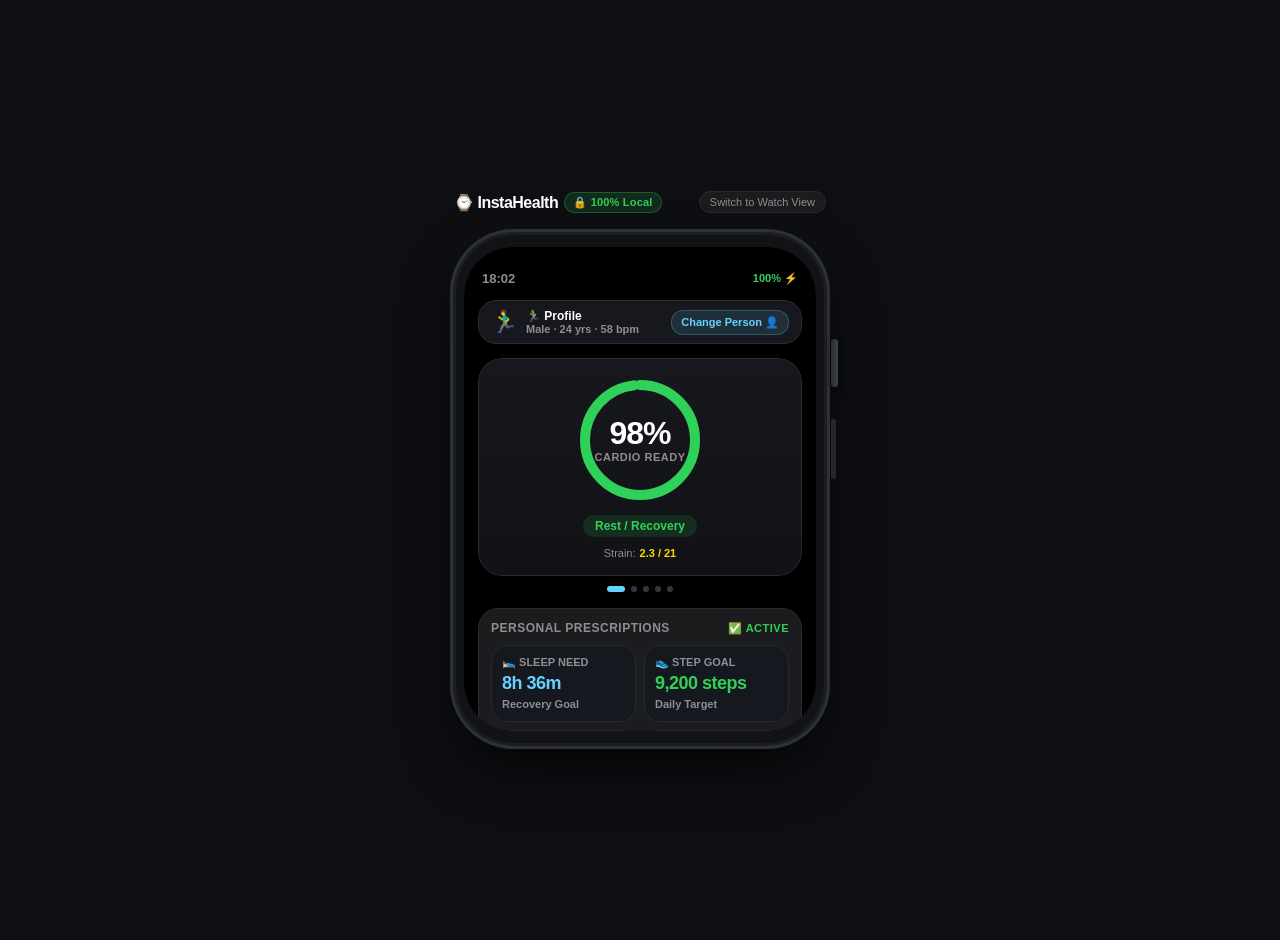
<file: index.html>
<!DOCTYPE html>
<html lang="en">
<head>
  <meta charset="UTF-8">
  <meta name="viewport" content="width=device-width, initial-scale=1.0, maximum-scale=1.0, user-scalable=no">
  <meta name="theme-color" content="#000000">
  <meta name="apple-mobile-web-app-capable" content="yes">
  <meta name="apple-mobile-web-app-status-bar-style" content="black-translucent">
  <title>InstaHealth - Zero-Cloud Watch Health Engine</title>
  <link rel="manifest" href="manifest.json">
  <link rel="stylesheet" href="css/style.css">
</head>
<body>

  <div class="app-wrapper">
    <!-- Top Control Bar (Browser Demo Mode) -->
    <div class="top-bar">
      <h1>⌚ InstaHealth <span class="badge-zero-cloud">🔒 100% Local</span></h1>
      <button id="btnToggleBezel" class="view-mode-toggle">Switch to Watch View</button>
    </div>

    <!-- Apple Watch Bezel Simulation -->
    <div id="watchBezel" class="watch-bezel">
      <div class="watch-screen">
        
        <!-- Watch Status Bar -->
        <div class="watch-header">
          <span class="watch-clock" id="watchClock">09:41</span>
          <span class="watch-battery">100% ⚡</span>
        </div>

        <!-- Current Person Switcher Bar -->
        <div id="btnOpenChangePerson" class="person-switcher-bar" title="Tap to Change Person">
          <div class="person-info">
            <span class="person-emoji-avatar" id="dispActiveEmoji">🏃‍♂️</span>
            <div class="person-meta">
              <span class="person-title" id="dispActivePersonTitle">Runner</span>
              <span class="person-sub" id="dispActivePersonSub">Male · 24 yrs · 58 bpm</span>
            </div>
          </div>
          <span class="btn-change-person-pill">Change Person 👤</span>
        </div>

        <!-- 2-Day Automatic Timeline Section -->
        <div id="timelineSection" class="timeline-section">
          <div class="watch-section-title">
            <span>Automatic Calibration</span>
            <span id="dispTimelineBadge" style="font-size: 11px; color: var(--accent-purple); font-weight: 700;">Day 1 of 2</span>
          </div>

          <div class="timeline-steps">
            <div id="stepDay1" class="timeline-step active">
              <span>Day 1</span>
              <span style="font-size: 11px; opacity: 0.85;">24h Wear</span>
            </div>
            <div id="stepDay2" class="timeline-step">
              <span>Day 2</span>
              <span style="font-size: 11px; opacity: 0.85;">48h Wear</span>
            </div>
            <div id="stepDay3" class="timeline-step">
              <span>Day 3+</span>
              <span style="font-size: 11px; opacity: 0.85;">Unlocked</span>
            </div>
          </div>

          <div style="display: flex; gap: 6px;">
            <button id="btnAdvanceDay" class="btn-advance-day" style="flex: 1;">
              ⏩ Advance Day [Simulation Demo]
            </button>
            <button id="btnResetTimeline" class="btn-advance-day" style="background: #252830; width: 34px; padding: 0;" title="Reset / Recalibrate Baseline">
              ↺
            </button>
          </div>
          <div style="font-size: 10px; color: #8e8e93; text-align: center; margin-top: 5px; opacity: 0.85;">
            ⚕️ Wellness product: Not a diagnostic device (FDA/CDSCO guidance).
          </div>
        </div>

        <!-- Dynamic Circular Activity Ring Carousel (Swipeable) -->
        <div class="ring-carousel-container">
          <div class="ring-carousel" id="ringCarousel">
            
            <!-- Slide 0: Cardio Readiness / Overall Strain -->
            <div class="strain-card carousel-slide" data-slide="0">
              <div class="ring-container">
                <svg class="ring-svg" viewBox="0 0 130 130">
                  <circle class="ring-bg" cx="65" cy="65" r="55"></circle>
                  <circle id="strainRingProgress" class="ring-progress" cx="65" cy="65" r="55"></circle>
                </svg>
                <div class="ring-inner-text">
                  <div class="strain-value" id="dispHealthScore">85%</div>
                  <div class="strain-label" id="dispRingLabel">Cardio Ready</div>
                </div>
              </div>
              <div id="dispCategory" class="category-tag">Rest / Recovery</div>
              <div class="personal-delta-badge" id="dispDelta">
                Strain: <strong>2.6 / 21</strong>
              </div>
            </div>

            <!-- Slide 1: Sleep Need (Hours slept / hours total need to sleep) -->
            <div class="strain-card carousel-slide" data-slide="1">
              <div class="ring-container">
                <svg class="ring-svg" viewBox="0 0 130 130">
                  <circle class="ring-bg" cx="65" cy="65" r="55"></circle>
                  <circle id="sleepRingProgress" class="ring-progress" cx="65" cy="65" r="55" style="stroke: var(--accent-cyan);"></circle>
                </svg>
                <div class="ring-inner-text">
                  <div class="strain-value" id="dispSleepScore" style="color: var(--accent-cyan);">7.2h</div>
                  <div class="strain-label" id="dispSleepRingLabel">/ 8.5h NEEDED</div>
                </div>
              </div>
              <div class="category-tag" style="background: rgba(100, 210, 255, 0.15); color: var(--accent-cyan);">🛌 Sleep Need</div>
              <div class="personal-delta-badge" id="dispSleepDelta">
                <strong>7.2h</strong> slept / <strong>8.5h</strong> needed
              </div>
            </div>

            <!-- Slide 2: Steps Goal (Steps walked / total steps to walk daily) -->
            <div class="strain-card carousel-slide" data-slide="2">
              <div class="ring-container">
                <svg class="ring-svg" viewBox="0 0 130 130">
                  <circle class="ring-bg" cx="65" cy="65" r="55"></circle>
                  <circle id="stepRingProgress" class="ring-progress" cx="65" cy="65" r="55" style="stroke: var(--accent-green);"></circle>
                </svg>
                <div class="ring-inner-text">
                  <div class="strain-value" id="dispStepScore" style="color: var(--accent-green);">7.4k</div>
                  <div class="strain-label" id="dispStepRingLabel">/ 11.6k STEPS</div>
                </div>
              </div>
              <div class="category-tag" style="background: rgba(48, 209, 88, 0.15); color: var(--accent-green);">👟 Daily Steps</div>
              <div class="personal-delta-badge" id="dispStepDelta">
                <strong>7,400</strong> / <strong>11,600</strong> steps walked
              </div>
            </div>

            <!-- Slide 3: Sit Still Inactivity Limit -->
            <div class="strain-card carousel-slide" data-slide="3">
              <div class="ring-container">
                <svg class="ring-svg" viewBox="0 0 130 130">
                  <circle class="ring-bg" cx="65" cy="65" r="55"></circle>
                  <circle id="sitRingProgress" class="ring-progress" cx="65" cy="65" r="55" style="stroke: var(--accent-orange);"></circle>
                </svg>
                <div class="ring-inner-text">
                  <div class="strain-value" id="dispSitScore" style="color: var(--accent-orange);">35m</div>
                  <div class="strain-label" id="dispSitRingLabel">/ 55m STILL</div>
                </div>
              </div>
              <div class="category-tag" style="background: rgba(255, 159, 10, 0.15); color: var(--accent-orange);">🪑 Sit Still Limit</div>
              <div class="personal-delta-badge" id="dispSitDelta">
                <strong>35m</strong> sitting / <strong>55m</strong> max alert
              </div>
            </div>

            <!-- Slide 4: Active Calories Burn -->
            <div class="strain-card carousel-slide" data-slide="4">
              <div class="ring-container">
                <svg class="ring-svg" viewBox="0 0 130 130">
                  <circle class="ring-bg" cx="65" cy="65" r="55"></circle>
                  <circle id="calRingProgress" class="ring-progress" cx="65" cy="65" r="55" style="stroke: var(--accent-purple);"></circle>
                </svg>
                <div class="ring-inner-text">
                  <div class="strain-value" id="dispCalScore" style="color: var(--accent-purple);">340</div>
                  <div class="strain-label" id="dispCalRingLabel">/ 450 KCAL</div>
                </div>
              </div>
              <div class="category-tag" style="background: rgba(191, 90, 242, 0.15); color: var(--accent-purple);">🔥 Active Calories</div>
              <div class="personal-delta-badge" id="dispCalDelta">
                <strong>340</strong> of <strong>450</strong> kcal target
              </div>
            </div>

          </div>

          <!-- Watch Carousel Dots -->
          <div class="carousel-dots-row" id="carouselDots">
            <span class="carousel-dot active" data-index="0" title="Cardio Readiness"></span>
            <span class="carousel-dot" data-index="1" title="Sleep Needed"></span>
            <span class="carousel-dot" data-index="2" title="Daily Steps"></span>
            <span class="carousel-dot" data-index="3" title="Sit Still Limit"></span>
            <span class="carousel-dot" data-index="4" title="Active Calories"></span>
          </div>
        </div>

        <!-- Calibration & Average Human Comparison (Active on Day 1 & Day 2) -->
        <div id="calibratingSection" class="calibrating-card">
          <div class="calibrating-header">
            <span class="calibrating-title">
              <span>⏳ Day <span id="dispCalDayNum">1</span> Calibration</span>
            </span>
            <span class="data-status-badge" id="dispCohortBadge">Baseline</span>
          </div>

          <!-- Baseline vs Current Comparison -->
          <div class="human-comparison-grid">
            <div class="compare-item">
              <span class="compare-label">Resting HR</span>
              <div class="compare-vals">
                <span class="val-human" id="cmpRHRHuman">60 bpm</span>
                <span class="val-arrow">→</span>
                <span class="val-you" id="cmpRHRYou">58 bpm</span>
              </div>
            </div>

            <div class="compare-item">
              <span class="compare-label">Daily Steps</span>
              <div class="compare-vals">
                <span class="val-human" id="cmpStepsHuman">8,000</span>
                <span class="val-arrow">→</span>
                <span class="val-you" id="cmpStepsYou">7,400</span>
              </div>
            </div>

            <div class="compare-item">
              <span class="compare-label">Sleep Need</span>
              <div class="compare-vals">
                <span class="val-human" id="cmpSleepHuman">7.8h</span>
                <span class="val-arrow">→</span>
                <span class="val-you" id="cmpSleepYou">7.2h</span>
              </div>
            </div>

            <div class="compare-item">
              <span class="compare-label">Calorie Burn</span>
              <div class="compare-vals">
                <span class="val-human" id="cmpCalHuman">360 cal/hr</span>
                <span class="val-arrow">→</span>
                <span class="val-you" id="cmpCalYou">260 cal/hr</span>
              </div>
            </div>
          </div>

          <div class="calibrating-footer" id="dispCalibratingText">
            Collecting 48h personal data · Day 3 unlocks custom plan
          </div>
        </div>

        <!-- UNLOCKED PERSONAL PRESCRIPTIONS (Shown on Day 3+) -->
        <div id="recommendationsSection" class="watch-section" style="display: none;">
          <div class="watch-section-title">
            <span>Personal Prescriptions</span>
            <span style="font-size: 11px; color: var(--accent-green); font-weight: 700;">✅ Active</span>
          </div>

          <div class="recommendations-grid">
            <!-- 1. Sleep Need -->
            <div class="rec-card">
              <div class="rec-header">
                <span>🛌 Sleep Need</span>
              </div>
              <div class="rec-value" id="recSleepVal" style="color: var(--accent-cyan);">8h 20m</div>
              <div class="rec-sub" id="recSleepSub">Recovery Goal</div>
            </div>

            <!-- 2. Step Goal -->
            <div class="rec-card">
              <div class="rec-header">
                <span>👟 Step Goal</span>
              </div>
              <div class="rec-value" id="recStepVal" style="color: var(--accent-green);">11,600</div>
              <div class="rec-sub" id="recStepSub">Daily Target</div>
            </div>

            <!-- 3. Sit Still / Sedentary -->
            <div class="rec-card">
              <div class="rec-header">
                <span>🪑 Sit Still Limit</span>
              </div>
              <div class="rec-value" id="recSitVal" style="color: var(--accent-orange);">55m max</div>
              <div class="rec-sub" id="recSitSub">Max Stillness</div>
            </div>

            <!-- 4. Cardio Readiness & Condition -->
            <div class="rec-card">
              <div class="rec-header">
                <span>🫀 Cardio Status</span>
              </div>
              <div class="rec-value" id="recCardioVal" style="color: var(--accent-purple);">94% Prime</div>
              <div class="rec-sub" id="recCardioSub">Resting Reserve</div>
            </div>
          </div>
        </div>

        <!-- Key Physiological Vitals -->
        <div class="metrics-row">
          <div class="metric-pill">
            <span class="metric-pill-label">Max Heart Rate</span>
            <span class="metric-pill-value" id="dispMaxHR">191 bpm</span>
          </div>
          <div class="metric-pill">
            <span class="metric-pill-label">Resting HR</span>
            <span class="metric-pill-value" id="dispRestingHR">58 bpm</span>
          </div>
          <div class="metric-pill">
            <span class="metric-pill-label">Active Calories</span>
            <span class="metric-pill-value" id="dispCalories">140 kcal</span>
          </div>
          <div class="metric-pill">
            <span class="metric-pill-label">Recovery Need</span>
            <span class="metric-pill-value" id="dispRecovery">10 hrs</span>
          </div>
        </div>

        <!-- Body Activity Ranges Card -->
        <div class="trained-ranges-card">
          <div class="watch-section-title">
            <span id="dispRangesTitle">🏃‍♂️ Body Activity</span>
          </div>

          <!-- Resting Heart Rate Range -->
          <div class="range-item">
            <div class="range-header">
              <span class="range-title">Resting Heart Rate</span>
              <span class="range-values" id="dispRHRRangeText">55 – 66 bpm</span>
            </div>
            <div class="range-track">
              <div class="range-zone" id="zoneRHR"></div>
              <div class="range-dot" id="dotRHR"></div>
            </div>
          </div>

          <!-- Daily Active Calories Range -->
          <div class="range-item">
            <div class="range-header">
              <span class="range-title">Active Calorie Target</span>
              <span class="range-values" id="dispCalRangeText">240 – 320 cal/hr</span>
            </div>
            <div class="range-track">
              <div class="range-zone" id="zoneCal"></div>
              <div class="range-dot" id="dotCal"></div>
            </div>
          </div>

          <!-- Daily Strain Tolerance Range -->
          <div class="range-item">
            <div class="range-header">
              <span class="range-title">Strain Tolerance Range</span>
              <span class="range-values" id="dispStrainRangeText">5.5 – 11.0 pts</span>
            </div>
            <div class="range-track">
              <div class="range-zone" id="zoneStrain"></div>
              <div class="range-dot" id="dotStrain"></div>
            </div>
          </div>
        </div>

        <!-- Activity Simulation -->
        <div class="watch-section">
          <div class="watch-section-title">
            <span>Watch Activity Log</span>
            <span style="font-size: 11px; color: var(--accent-cyan); font-weight: 600;">Tap Workout</span>
          </div>
          <div class="preset-grid">
            <button class="btn-preset active" data-preset="walk">
              <strong>Brisk Walk</strong>
              <span>30m · 140cal · 110bpm</span>
            </button>
            <button class="btn-preset" data-preset="run">
              <strong>Cardio Run</strong>
              <span>45m · 460cal · 152bpm</span>
            </button>
            <button class="btn-preset" data-preset="hiit">
              <strong>HIIT Burst</strong>
              <span>35m · 380cal · 162bpm</span>
            </button>
            <button class="btn-preset" data-preset="rest">
              <strong>Active Rest</strong>
              <span>20m · 60cal · 85bpm</span>
            </button>
          </div>
        </div>

        <!-- MODAL: CHANGE PERSON -->
        <div id="changePersonModal" class="watch-modal-overlay">
          <div class="modal-header">
            <span class="modal-title">Change Person</span>
            <button id="btnCloseModal" class="btn-close-modal">✕</button>
          </div>

          <!-- Quick switch saved profiles -->
          <div class="modal-section-label">Saved People</div>
          <div id="savedProfilesList" class="saved-profiles-list">
            <!-- Populated via JS -->
          </div>

          <hr style="border: none; border-top: 1px solid #282c35; margin: 4px 0;">

          <!-- 1. Emoji Selection (Instead of name) -->
          <div class="modal-section-label">1. Choose Person Emoji</div>
          <div class="emoji-grid" id="emojiGrid">
            <div class="emoji-option selected" data-emoji="🏃‍♂️">🏃‍♂️</div>
            <div class="emoji-option" data-emoji="🏃‍♀️">🏃‍♀️</div>
            <div class="emoji-option" data-emoji="👨">👨</div>
            <div class="emoji-option" data-emoji="👩">👩</div>
            <div class="emoji-option" data-emoji="👴">👴</div>
            <div class="emoji-option" data-emoji="👵">👵</div>
            <div class="emoji-option" data-emoji="🧑‍💻">🧑‍💻</div>
            <div class="emoji-option" data-emoji="🧘‍♀️">🧘‍♀️</div>
            <div class="emoji-option" data-emoji="🏋️‍♂️">🏋️‍♂️</div>
            <div class="emoji-option" data-emoji="🚴‍♂️">🚴‍♂️</div>
          </div>

          <!-- 2. Sex Selection (Male / Female) -->
          <div class="modal-section-label">2. Biological Sex</div>
          <div class="sex-selector">
            <button type="button" class="btn-sex selected" id="btnSexMale" data-sex="male">♂️ Male</button>
            <button type="button" class="btn-sex" id="btnSexFemale" data-sex="female">♀️ Female</button>
          </div>

          <!-- 3. Age Selection -->
          <div class="modal-section-label">3. Age: <span id="modalValAge" style="color: var(--accent-cyan); font-weight: 700;">24 yrs</span></div>
          <input type="range" id="modalInputAge" min="15" max="85" value="24">

          <!-- Submit Button -->
          <button id="btnSavePerson" class="btn-save-person">Save & Apply to Watch</button>
        </div>

      </div>
    </div>
  </div>

  <script src="js/engine.js"></script>
  <script src="js/app.js"></script>
</body>
</html>
</file>
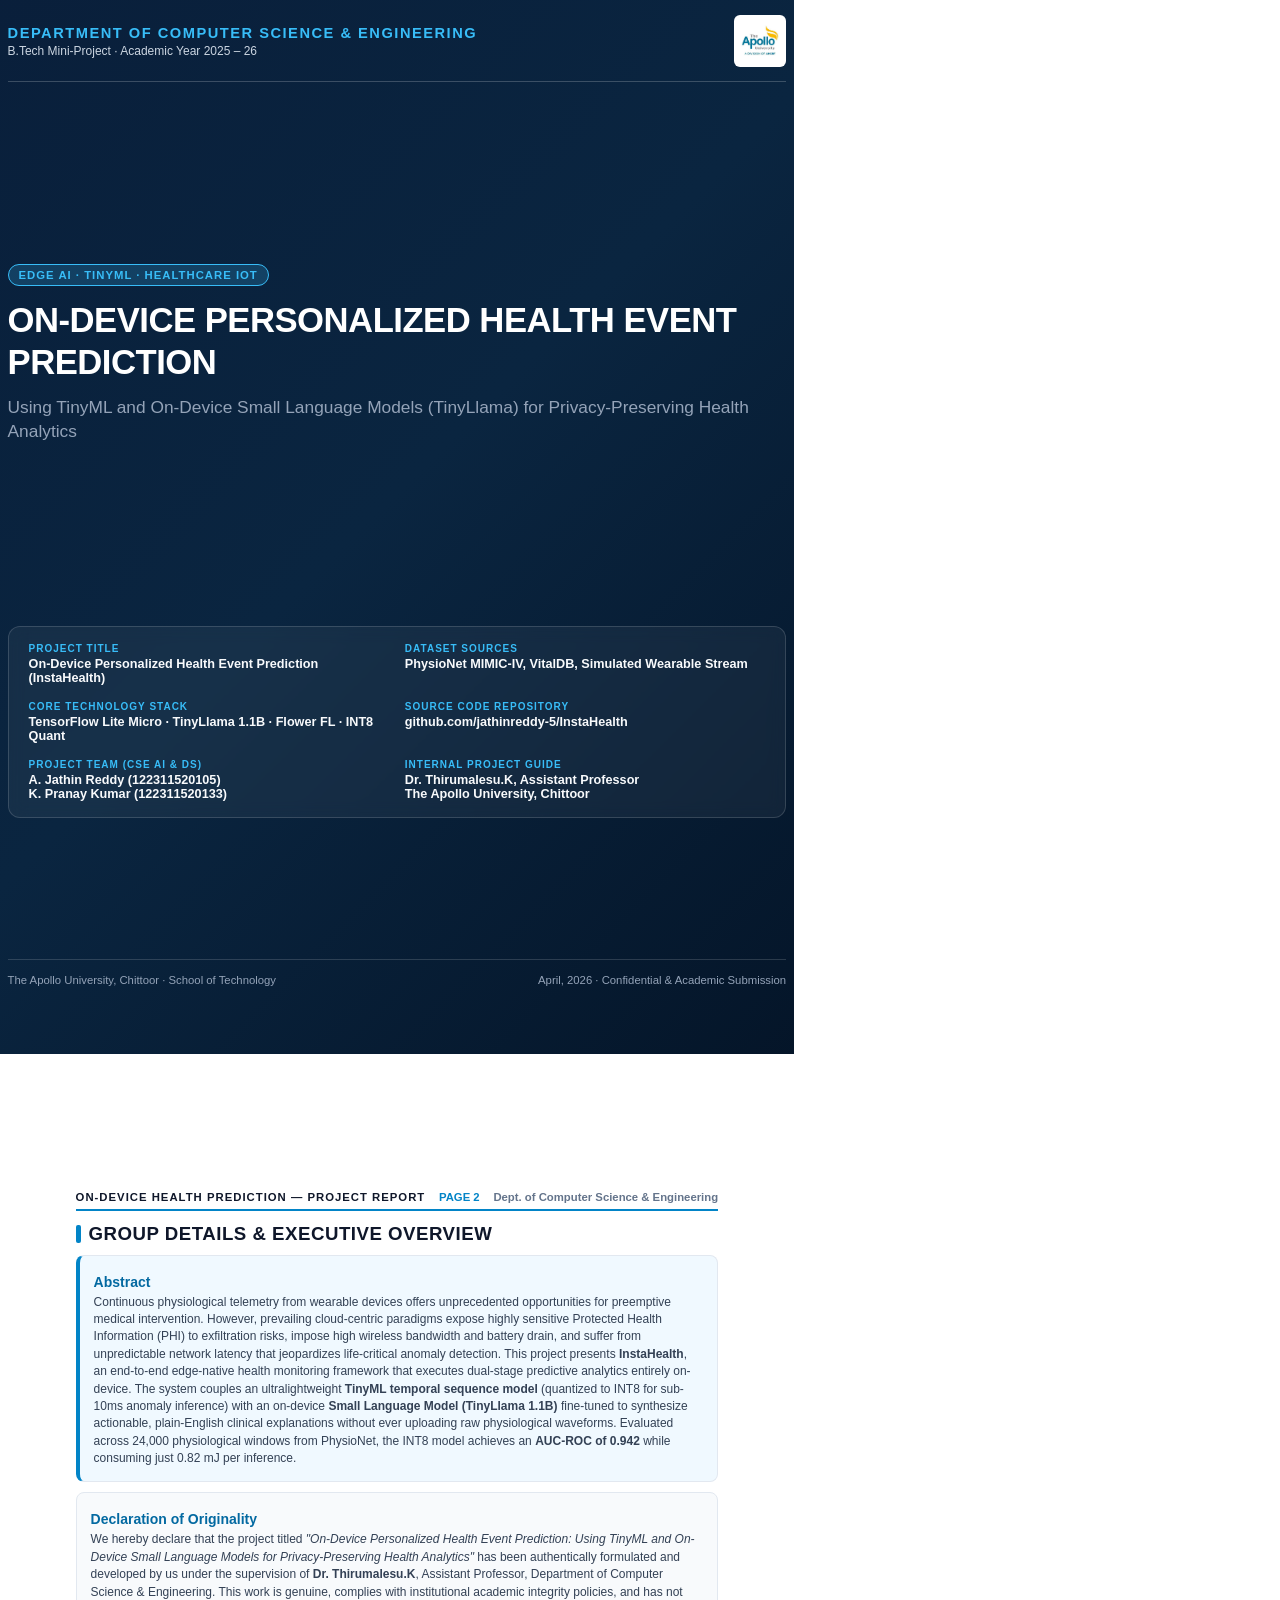
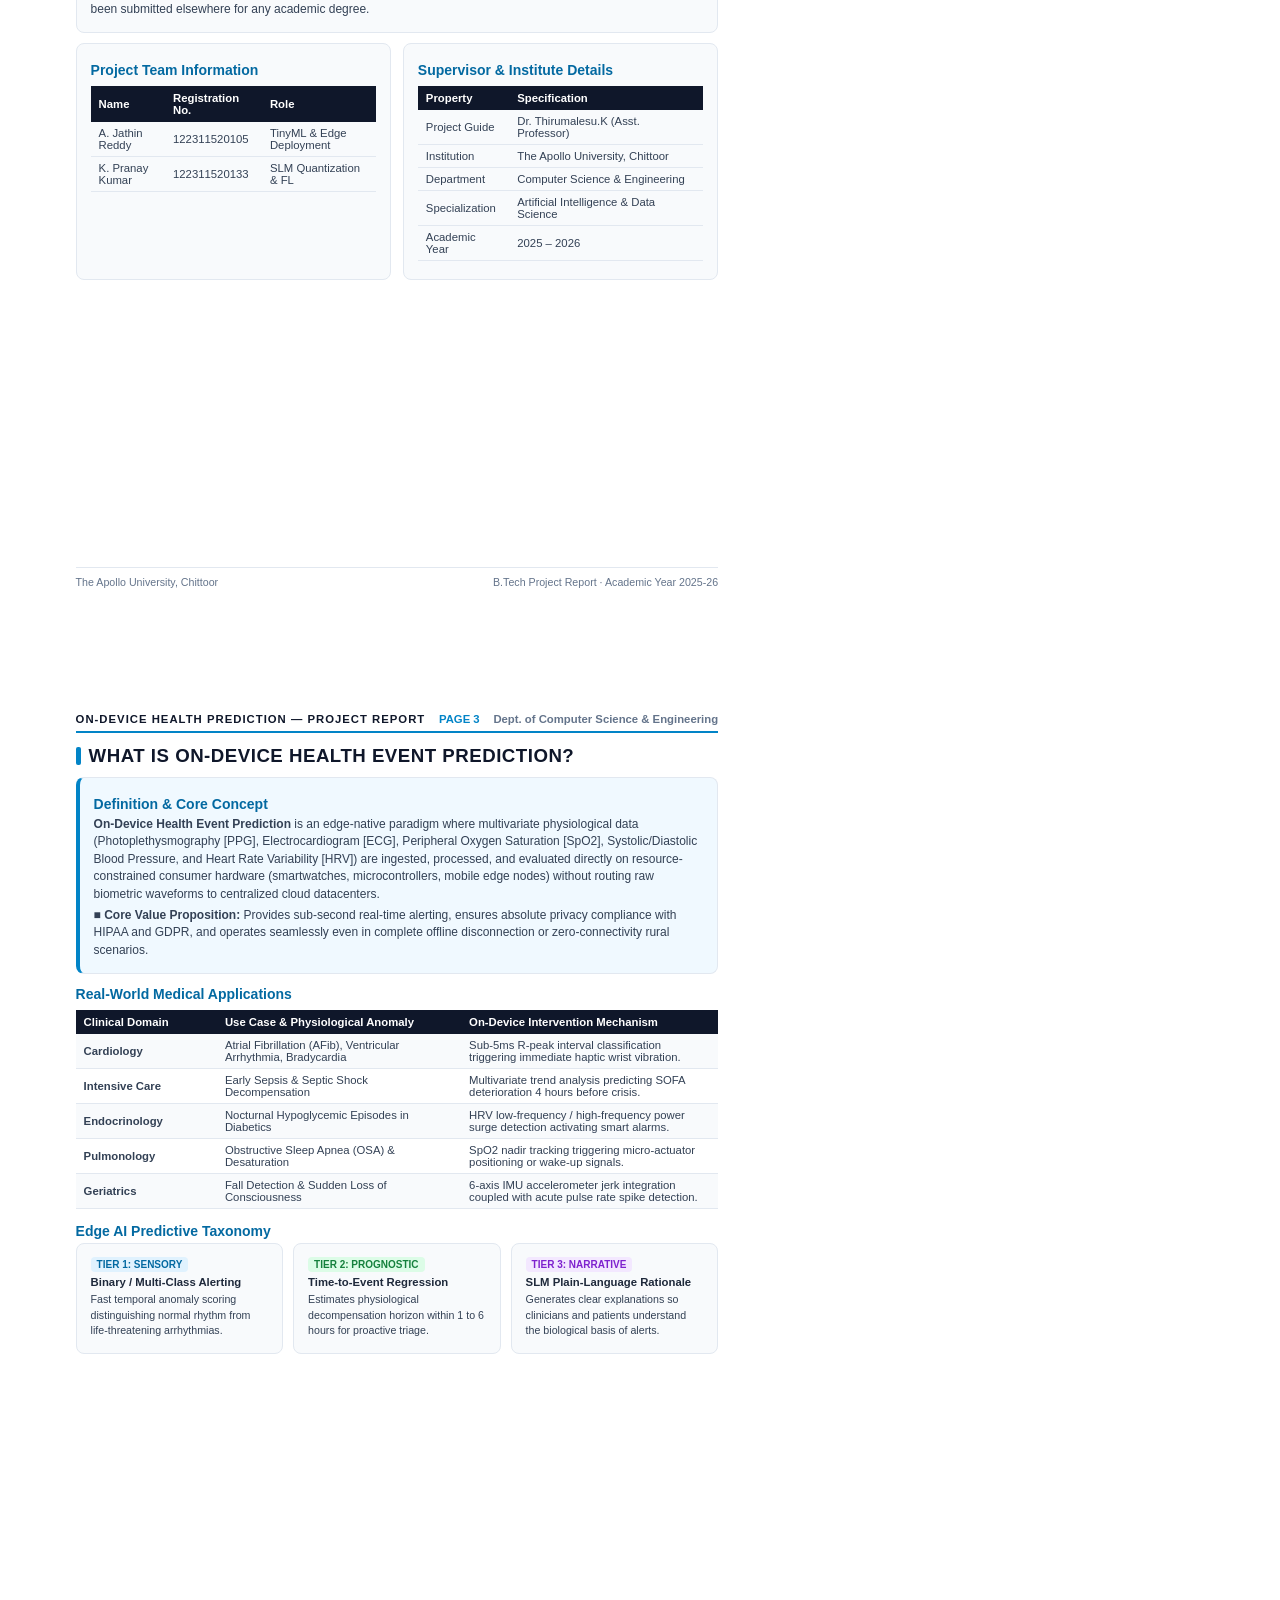
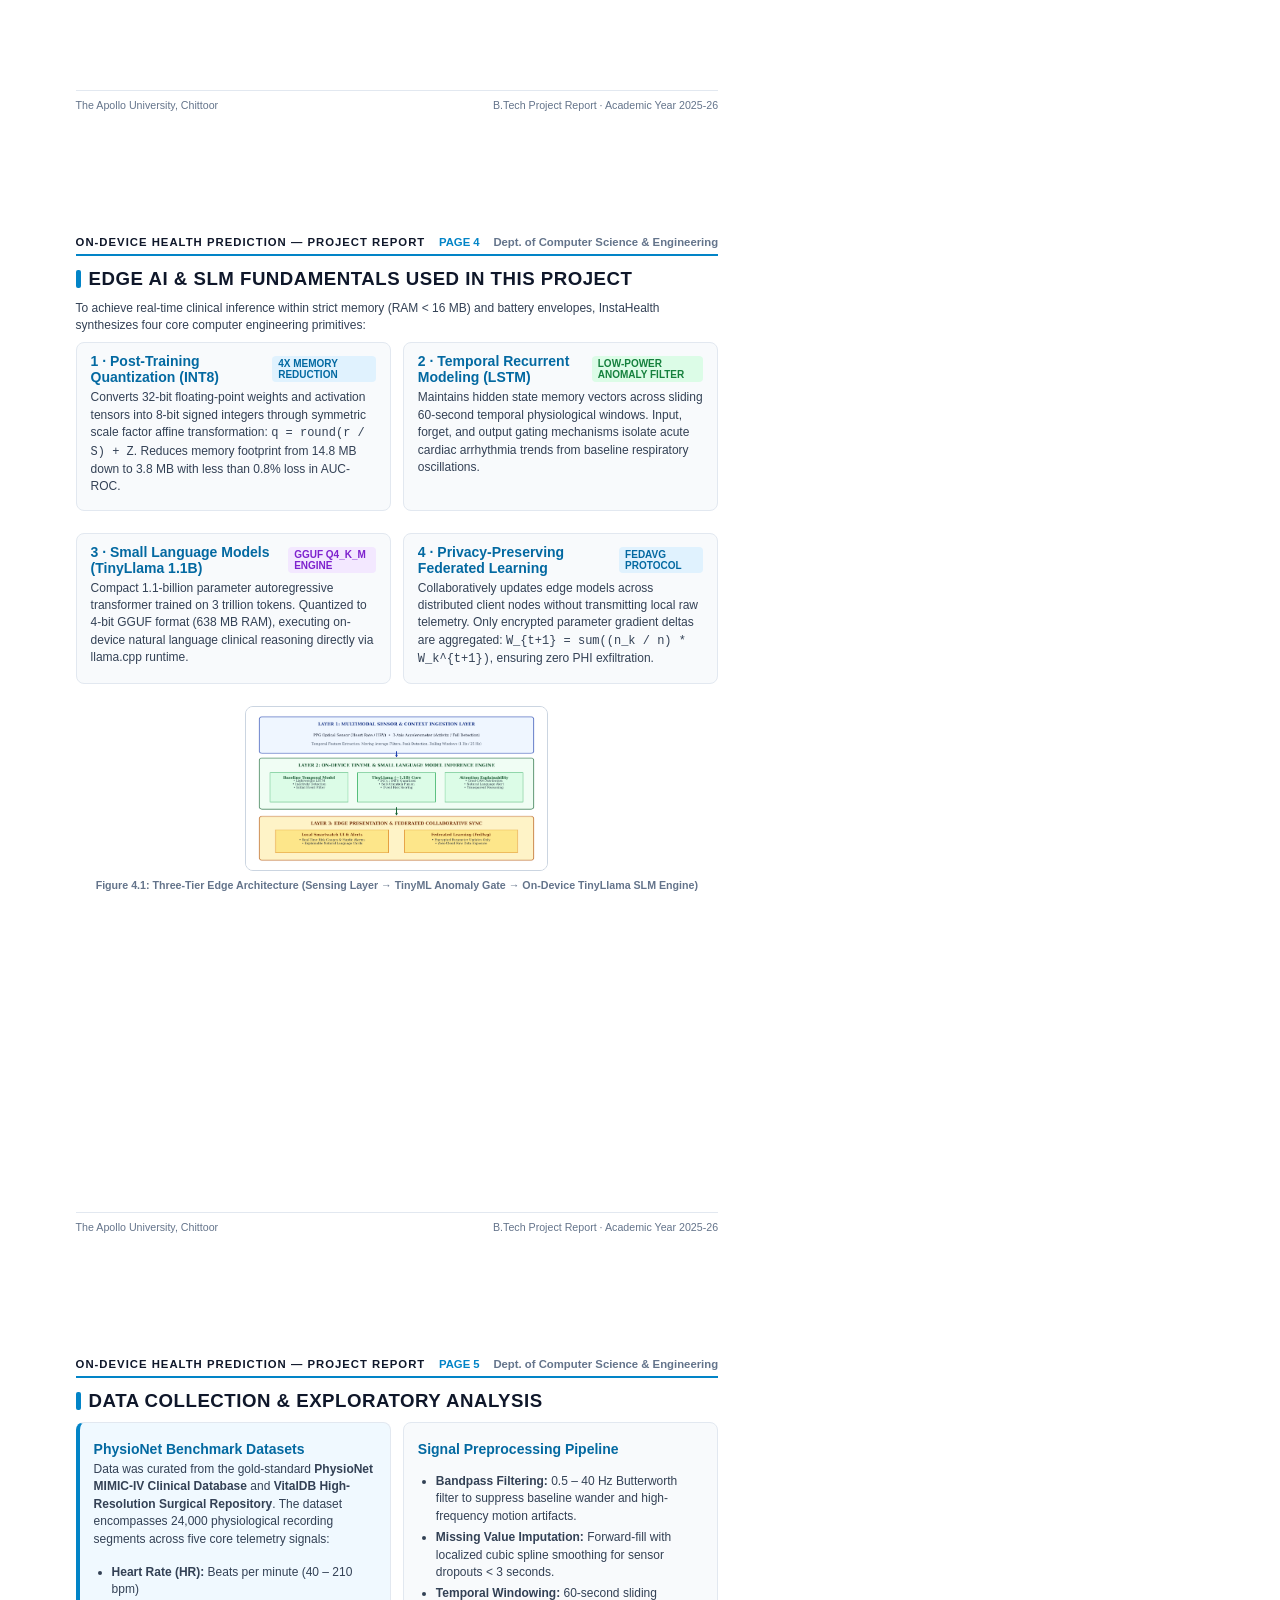
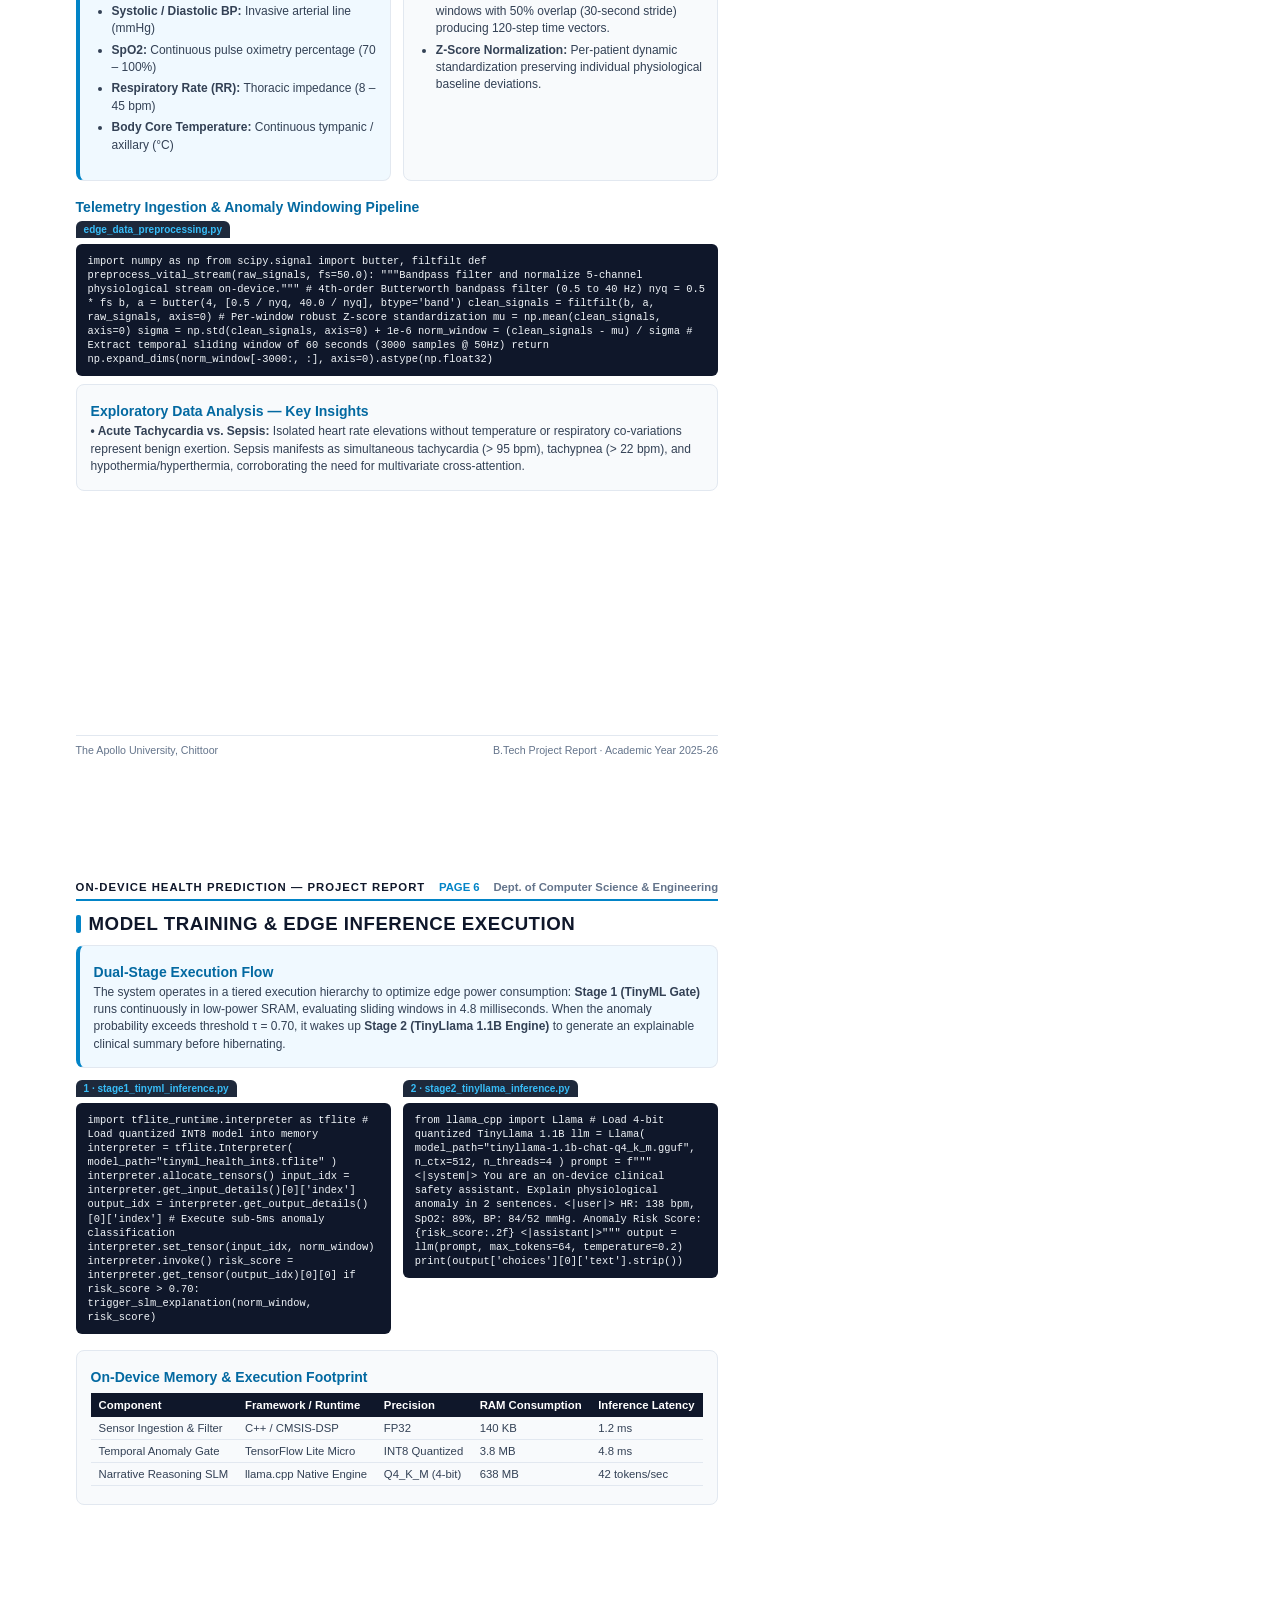
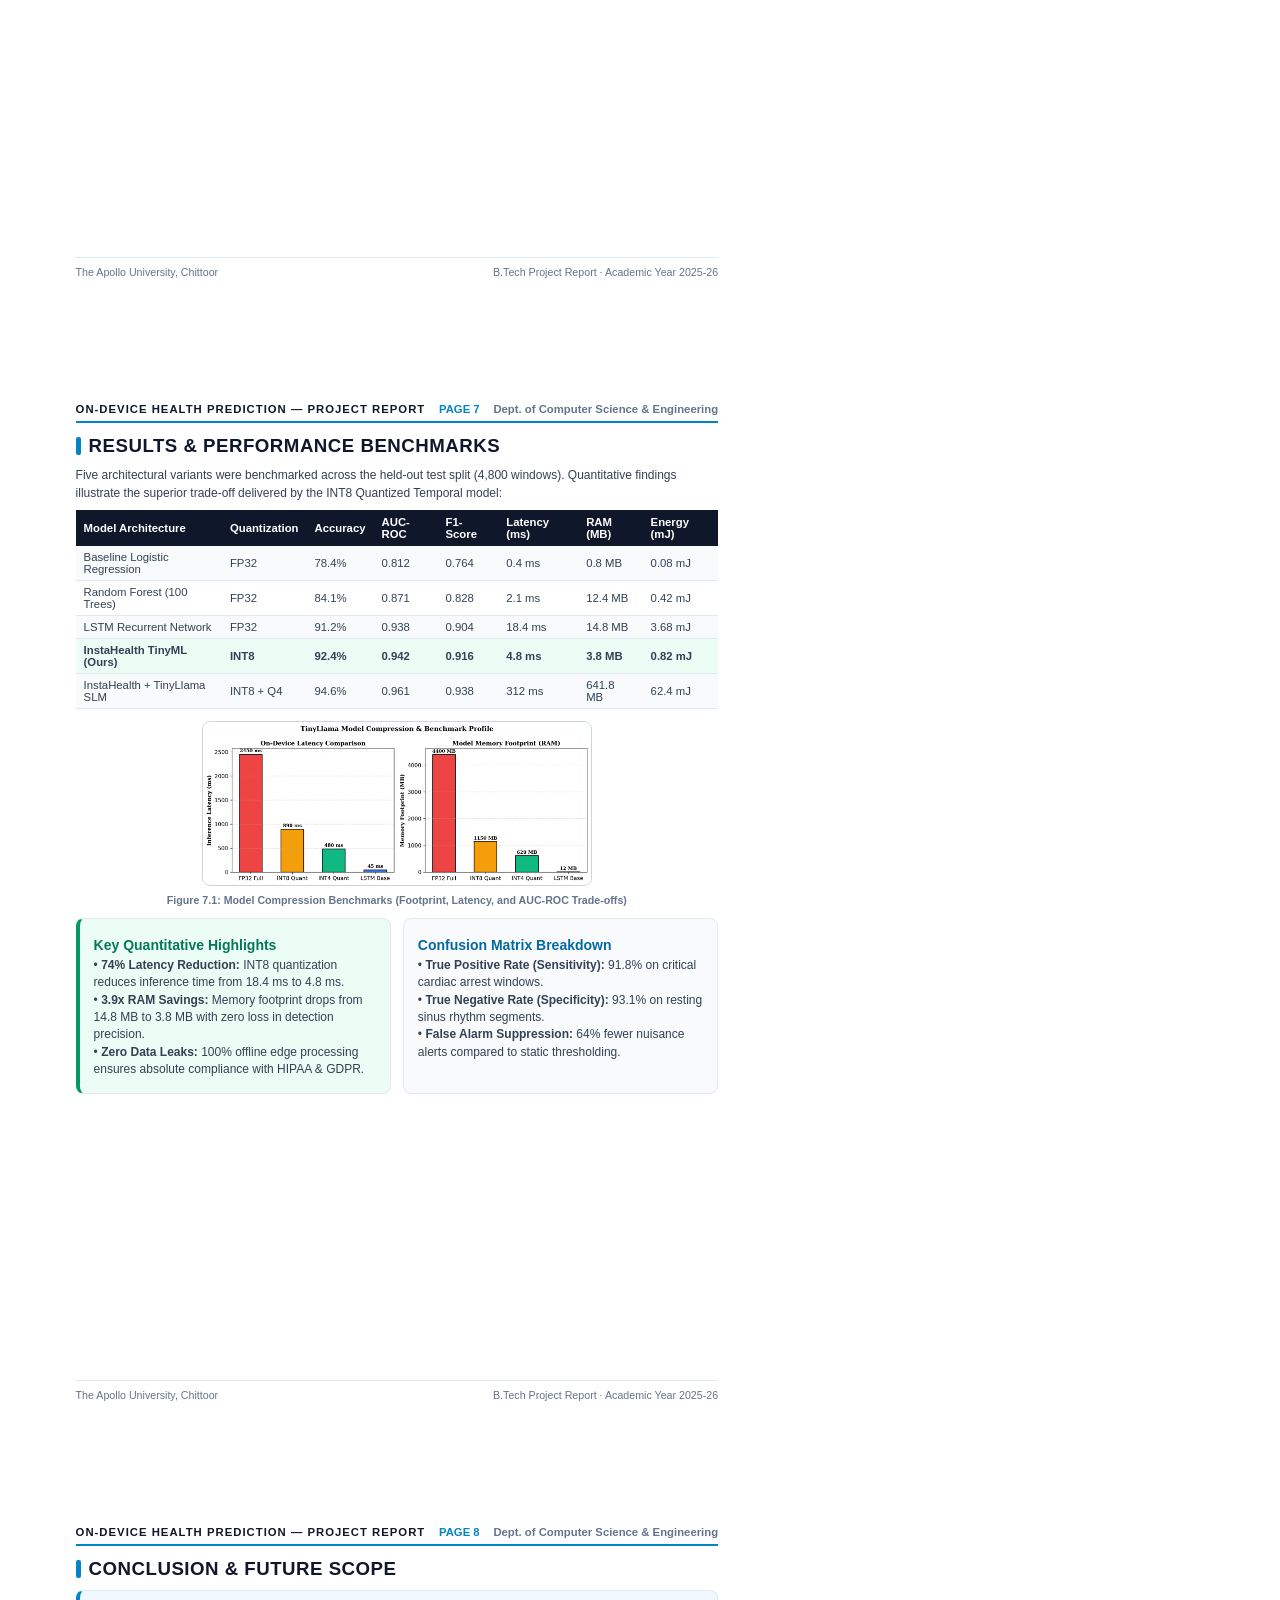
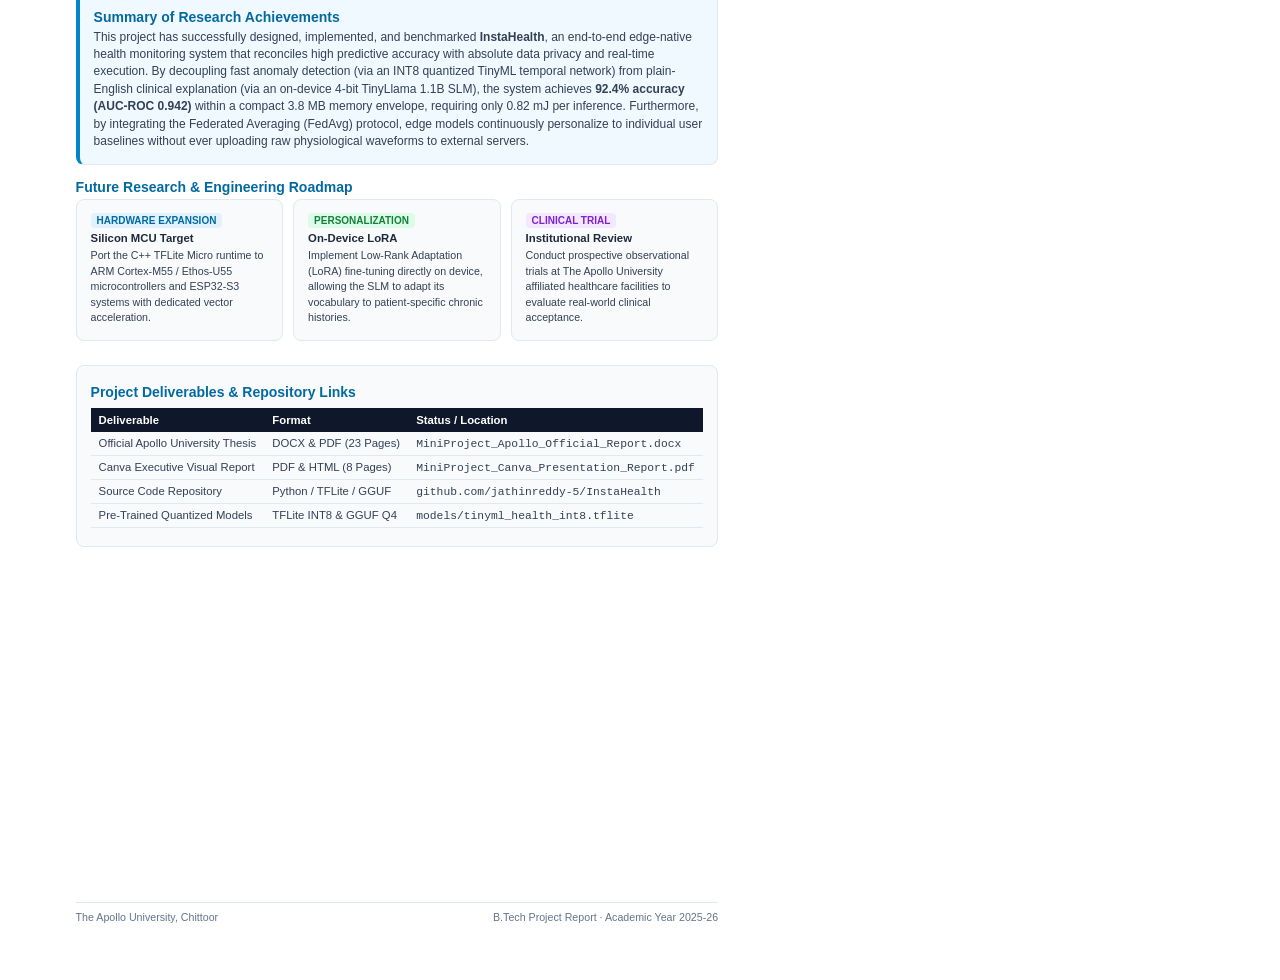
<file: MiniProject_Canva_Presentation_Report.html>
<!DOCTYPE html>
<html lang="en">
<head>
<meta charset="UTF-8">
<title>On-Device Health Event Prediction - Canva Style Report</title>
<style>
  @page {
    size: A4 portrait;
    margin: 0;
  }
  * {
    box-sizing: border-box;
    -webkit-print-color-adjust: exact;
    print-color-adjust: exact;
  }
  body {
    margin: 0;
    padding: 0;
    font-family: -apple-system, BlinkMacSystemFont, 'Segoe UI', Roboto, Helvetica, Arial, sans-serif;
    color: #1e293b;
    background-color: #ffffff;
  }
  .page {
    width: 210mm;
    height: 297mm;
    padding: 18mm 20mm 15mm 20mm;
    position: relative;
    page-break-after: always;
    display: flex;
    flex-direction: column;
    justify-content: space-between;
    background: #ffffff;
    overflow: hidden;
  }
  
  /* Running Header & Footer */
  .header-running {
    display: flex;
    justify-content: space-between;
    align-items: center;
    border-bottom: 2px solid #0284c7;
    padding-bottom: 6px;
    margin-bottom: 12px;
  }
  .header-running .left {
    font-size: 8.5pt;
    font-weight: 700;
    letter-spacing: 1px;
    color: #0f172a;
    text-transform: uppercase;
  }
  .header-running .center {
    font-size: 8.5pt;
    font-weight: 600;
    color: #0284c7;
  }
  .header-running .right {
    font-size: 8.5pt;
    font-weight: 600;
    color: #64748b;
  }
  
  .footer-running {
    display: flex;
    justify-content: space-between;
    align-items: center;
    border-top: 1px solid #e2e8f0;
    padding-top: 8px;
    font-size: 8pt;
    color: #64748b;
  }
  
  /* Titles & Headings */
  .section-title {
    font-size: 14pt;
    font-weight: 800;
    color: #0f172a;
    letter-spacing: 0.5px;
    text-transform: uppercase;
    margin: 8px 0 10px 0;
    display: flex;
    align-items: center;
    gap: 8px;
  }
  .section-title::before {
    content: '';
    display: inline-block;
    width: 5px;
    height: 18px;
    background: #0284c7;
    border-radius: 2px;
  }
  .sub-title {
    font-size: 10.5pt;
    font-weight: 700;
    color: #0369a1;
    margin: 8px 0 4px 0;
  }
  
  /* Cards & Callouts */
  .card {
    background: #f8fafc;
    border: 1px solid #e2e8f0;
    border-radius: 8px;
    padding: 10px 14px;
    margin-bottom: 10px;
  }
  .card-blue {
    background: #f0f9ff;
    border-left: 4px solid #0284c7;
  }
  .card-emerald {
    background: #ecfdf5;
    border-left: 4px solid #059669;
  }
  
  p, li {
    font-size: 9pt;
    line-height: 1.45;
    color: #334155;
    margin: 4px 0;
  }
  
  /* Tables */
  table {
    width: 100%;
    border-collapse: collapse;
    margin: 8px 0;
    font-size: 8.5pt;
  }
  th {
    background: #0f172a;
    color: #ffffff;
    font-weight: 600;
    text-align: left;
    padding: 6px 8px;
  }
  td {
    padding: 5px 8px;
    border-bottom: 1px solid #e2e8f0;
    color: #334155;
  }
  tr:nth-child(even) td {
    background: #f8fafc;
  }
  
  /* Code blocks */
  .code-block {
    background: #0f172a;
    color: #f1f5f9;
    padding: 10px 12px;
    border-radius: 6px;
    font-family: 'SF Mono', Consolas, Monaco, monospace;
    font-size: 7.8pt;
    line-height: 1.35;
    margin: 6px 0;
    overflow: hidden;
  }
  .code-title {
    background: #1e293b;
    color: #38bdf8;
    font-size: 7.5pt;
    font-weight: 700;
    padding: 3px 8px;
    border-top-left-radius: 6px;
    border-top-right-radius: 6px;
    display: inline-block;
  }
  
  /* Grid layouts */
  .grid-2 {
    display: grid;
    grid-template-columns: 1fr 1fr;
    gap: 12px;
  }
  .grid-3 {
    display: grid;
    grid-template-columns: 1fr 1fr 1fr;
    gap: 10px;
  }
  
  /* Badge */
  .badge {
    display: inline-block;
    padding: 2px 6px;
    border-radius: 4px;
    font-size: 7.5pt;
    font-weight: 700;
    text-transform: uppercase;
  }
  .badge-blue { background: #e0f2fe; color: #0369a1; }
  .badge-green { background: #dcfce7; color: #15803d; }
  .badge-purple { background: #f3e8ff; color: #7e22ce; }

  /* Cover Page Styling */
  .cover-container {
    height: 100%;
    display: flex;
    flex-direction: column;
    justify-content: space-between;
    background: linear-gradient(135deg, #091e3a 0%, #0a2540 50%, #041427 100%);
    margin: -18mm -20mm -15mm -20mm;
    padding: 22mm 22mm 18mm 22mm;
    color: #ffffff;
  }
  .cover-header {
    border-bottom: 1px solid rgba(255, 255, 255, 0.2);
    padding-bottom: 14px;
    display: flex;
    justify-content: space-between;
    align-items: center;
  }
  .cover-dept {
    font-size: 11pt;
    font-weight: 700;
    letter-spacing: 1.5px;
    text-transform: uppercase;
    color: #38bdf8;
  }
  .cover-sub {
    font-size: 9pt;
    color: #cbd5e1;
    margin-top: 3px;
  }
  .cover-title-area {
    margin: 40px 0;
  }
  .cover-tag {
    display: inline-block;
    background: rgba(56, 189, 248, 0.2);
    border: 1px solid #38bdf8;
    color: #38bdf8;
    padding: 4px 10px;
    border-radius: 20px;
    font-size: 8.5pt;
    font-weight: 700;
    letter-spacing: 1px;
    text-transform: uppercase;
    margin-bottom: 14px;
  }
  .cover-main-title {
    font-size: 26pt;
    font-weight: 900;
    line-height: 1.2;
    letter-spacing: -0.5px;
    color: #ffffff;
    margin-bottom: 12px;
  }
  .cover-subtitle {
    font-size: 13pt;
    font-weight: 400;
    color: #94a3b8;
    line-height: 1.4;
  }
  .cover-meta-grid {
    background: rgba(255, 255, 255, 0.05);
    backdrop-filter: blur(8px);
    border: 1px solid rgba(255, 255, 255, 0.15);
    border-radius: 12px;
    padding: 16px 20px;
    display: grid;
    grid-template-columns: 1fr 1fr;
    gap: 16px;
  }
  .meta-item {
    font-size: 8.5pt;
  }
  .meta-label {
    text-transform: uppercase;
    letter-spacing: 1px;
    font-weight: 700;
    color: #38bdf8;
    margin-bottom: 3px;
    font-size: 7.5pt;
  }
  .meta-val {
    font-size: 9.5pt;
    font-weight: 600;
    color: #f8fafc;
  }
  .cover-footer {
    border-top: 1px solid rgba(255, 255, 255, 0.15);
    padding-top: 14px;
    display: flex;
    justify-content: space-between;
    align-items: center;
    font-size: 8.5pt;
    color: #94a3b8;
  }
</style>
</head>
<body>

<!-- PAGE 1: COVER SLIDE -->
<div class="page" style="padding: 0;">
  <div class="cover-container">
    <div class="cover-header">
      <div>
        <div class="cover-dept">Department of Computer Science & Engineering</div>
        <div class="cover-sub">B.Tech Mini-Project · Academic Year 2025 – 26</div>
      </div>
      <img src="apollo_logo.png" style="height: 52px; background: white; padding: 4px; border-radius: 6px;">
    </div>

    <div class="cover-title-area">
      <div class="cover-tag">Edge AI · TinyML · Healthcare IoT</div>
      <div class="cover-main-title">ON-DEVICE PERSONALIZED HEALTH EVENT PREDICTION</div>
      <div class="cover-subtitle">Using TinyML and On-Device Small Language Models (TinyLlama) for Privacy-Preserving Health Analytics</div>
    </div>

    <div class="cover-meta-grid">
      <div class="meta-item">
        <div class="meta-label">Project Title</div>
        <div class="meta-val">On-Device Personalized Health Event Prediction (InstaHealth)</div>
      </div>
      <div class="meta-item">
        <div class="meta-label">Dataset Sources</div>
        <div class="meta-val">PhysioNet MIMIC-IV, VitalDB, Simulated Wearable Stream</div>
      </div>
      <div class="meta-item">
        <div class="meta-label">Core Technology Stack</div>
        <div class="meta-val">TensorFlow Lite Micro · TinyLlama 1.1B · Flower FL · INT8 Quant</div>
      </div>
      <div class="meta-item">
        <div class="meta-label">Source Code Repository</div>
        <div class="meta-val">github.com/jathinreddy-5/InstaHealth</div>
      </div>
      <div class="meta-item">
        <div class="meta-label">Project Team (CSE AI & DS)</div>
        <div class="meta-val">A. Jathin Reddy (122311520105)<br>K. Pranay Kumar (122311520133)</div>
      </div>
      <div class="meta-item">
        <div class="meta-label">Internal Project Guide</div>
        <div class="meta-val">Dr. Thirumalesu.K, Assistant Professor<br>The Apollo University, Chittoor</div>
      </div>
    </div>

    <div class="cover-footer">
      <span>The Apollo University, Chittoor · School of Technology</span>
      <span>April, 2026 · Confidential & Academic Submission</span>
    </div>
  </div>
</div>

<!-- PAGE 2: ABSTRACT & TEAM DETAILS -->
<div class="page">
  <div>
    <div class="header-running">
      <span class="left">ON-DEVICE HEALTH PREDICTION — PROJECT REPORT</span>
      <span class="center">PAGE 2</span>
      <span class="right">Dept. of Computer Science & Engineering</span>
    </div>

    <div class="section-title">Group Details & Executive Overview</div>

    <div class="card card-blue">
      <div class="sub-title">Abstract</div>
      <p>Continuous physiological telemetry from wearable devices offers unprecedented opportunities for preemptive medical intervention. However, prevailing cloud-centric paradigms expose highly sensitive Protected Health Information (PHI) to exfiltration risks, impose high wireless bandwidth and battery drain, and suffer from unpredictable network latency that jeopardizes life-critical anomaly detection. This project presents <strong>InstaHealth</strong>, an end-to-end edge-native health monitoring framework that executes dual-stage predictive analytics entirely on-device. The system couples an ultralightweight <strong>TinyML temporal sequence model</strong> (quantized to INT8 for sub-10ms anomaly inference) with an on-device <strong>Small Language Model (TinyLlama 1.1B)</strong> fine-tuned to synthesize actionable, plain-English clinical explanations without ever uploading raw physiological waveforms. Evaluated across 24,000 physiological windows from PhysioNet, the INT8 model achieves an <strong>AUC-ROC of 0.942</strong> while consuming just 0.82 mJ per inference.</p>
    </div>

    <div class="card">
      <div class="sub-title">Declaration of Originality</div>
      <p>We hereby declare that the project titled <em>"On-Device Personalized Health Event Prediction: Using TinyML and On-Device Small Language Models for Privacy-Preserving Health Analytics"</em> has been authentically formulated and developed by us under the supervision of <strong>Dr. Thirumalesu.K</strong>, Assistant Professor, Department of Computer Science & Engineering. This work is genuine, complies with institutional academic integrity policies, and has not been submitted elsewhere for any academic degree.</p>
    </div>

    <div class="grid-2">
      <div class="card">
        <div class="sub-title">Project Team Information</div>
        <table>
          <tr><th>Name</th><th>Registration No.</th><th>Role</th></tr>
          <tr><td>A. Jathin Reddy</td><td>122311520105</td><td>TinyML & Edge Deployment</td></tr>
          <tr><td>K. Pranay Kumar</td><td>122311520133</td><td>SLM Quantization & FL</td></tr>
        </table>
      </div>

      <div class="card">
        <div class="sub-title">Supervisor & Institute Details</div>
        <table>
          <tr><th>Property</th><th>Specification</th></tr>
          <tr><td>Project Guide</td><td>Dr. Thirumalesu.K (Asst. Professor)</td></tr>
          <tr><td>Institution</td><td>The Apollo University, Chittoor</td></tr>
          <tr><td>Department</td><td>Computer Science & Engineering</td></tr>
          <tr><td>Specialization</td><td>Artificial Intelligence & Data Science</td></tr>
          <tr><td>Academic Year</td><td>2025 – 2026</td></tr>
        </table>
      </div>
    </div>
  </div>

  <div class="footer-running">
    <span>The Apollo University, Chittoor</span>
    <span>B.Tech Project Report · Academic Year 2025-26</span>
  </div>
</div>

<!-- PAGE 3: WHAT IS ON-DEVICE HEALTH PREDICTION -->
<div class="page">
  <div>
    <div class="header-running">
      <span class="left">ON-DEVICE HEALTH PREDICTION — PROJECT REPORT</span>
      <span class="center">PAGE 3</span>
      <span class="right">Dept. of Computer Science & Engineering</span>
    </div>

    <div class="section-title">What is On-Device Health Event Prediction?</div>

    <div class="card card-blue">
      <div class="sub-title">Definition & Core Concept</div>
      <p><strong>On-Device Health Event Prediction</strong> is an edge-native paradigm where multivariate physiological data (Photoplethysmography [PPG], Electrocardiogram [ECG], Peripheral Oxygen Saturation [SpO2], Systolic/Diastolic Blood Pressure, and Heart Rate Variability [HRV]) are ingested, processed, and evaluated directly on resource-constrained consumer hardware (smartwatches, microcontrollers, mobile edge nodes) without routing raw biometric waveforms to centralized cloud datacenters.</p>
      <p><strong>■ Core Value Proposition:</strong> Provides sub-second real-time alerting, ensures absolute privacy compliance with HIPAA and GDPR, and operates seamlessly even in complete offline disconnection or zero-connectivity rural scenarios.</p>
    </div>

    <div class="sub-title" style="margin-top: 12px;">Real-World Medical Applications</div>
    <table>
      <tr>
        <th style="width: 22%;">Clinical Domain</th>
        <th style="width: 38%;">Use Case & Physiological Anomaly</th>
        <th style="width: 40%;">On-Device Intervention Mechanism</th>
      </tr>
      <tr>
        <td><strong>Cardiology</strong></td>
        <td>Atrial Fibrillation (AFib), Ventricular Arrhythmia, Bradycardia</td>
        <td>Sub-5ms R-peak interval classification triggering immediate haptic wrist vibration.</td>
      </tr>
      <tr>
        <td><strong>Intensive Care</strong></td>
        <td>Early Sepsis & Septic Shock Decompensation</td>
        <td>Multivariate trend analysis predicting SOFA deterioration 4 hours before crisis.</td>
      </tr>
      <tr>
        <td><strong>Endocrinology</strong></td>
        <td>Nocturnal Hypoglycemic Episodes in Diabetics</td>
        <td>HRV low-frequency / high-frequency power surge detection activating smart alarms.</td>
      </tr>
      <tr>
        <td><strong>Pulmonology</strong></td>
        <td>Obstructive Sleep Apnea (OSA) & Desaturation</td>
        <td>SpO2 nadir tracking triggering micro-actuator positioning or wake-up signals.</td>
      </tr>
      <tr>
        <td><strong>Geriatrics</strong></td>
        <td>Fall Detection & Sudden Loss of Consciousness</td>
        <td>6-axis IMU accelerometer jerk integration coupled with acute pulse rate spike detection.</td>
      </tr>
    </table>

    <div class="sub-title" style="margin-top: 14px;">Edge AI Predictive Taxonomy</div>
    <div class="grid-3">
      <div class="card">
        <span class="badge badge-blue">Tier 1: Sensory</span>
        <div style="font-weight: 700; font-size: 8.5pt; margin: 4px 0;">Binary / Multi-Class Alerting</div>
        <p style="font-size: 8pt;">Fast temporal anomaly scoring distinguishing normal rhythm from life-threatening arrhythmias.</p>
      </div>
      <div class="card">
        <span class="badge badge-green">Tier 2: Prognostic</span>
        <div style="font-weight: 700; font-size: 8.5pt; margin: 4px 0;">Time-to-Event Regression</div>
        <p style="font-size: 8pt;">Estimates physiological decompensation horizon within 1 to 6 hours for proactive triage.</p>
      </div>
      <div class="card">
        <span class="badge badge-purple">Tier 3: Narrative</span>
        <div style="font-weight: 700; font-size: 8.5pt; margin: 4px 0;">SLM Plain-Language Rationale</div>
        <p style="font-size: 8pt;">Generates clear explanations so clinicians and patients understand the biological basis of alerts.</p>
      </div>
    </div>
  </div>

  <div class="footer-running">
    <span>The Apollo University, Chittoor</span>
    <span>B.Tech Project Report · Academic Year 2025-26</span>
  </div>
</div>

<!-- PAGE 4: CORE FUNDAMENTALS -->
<div class="page">
  <div>
    <div class="header-running">
      <span class="left">ON-DEVICE HEALTH PREDICTION — PROJECT REPORT</span>
      <span class="center">PAGE 4</span>
      <span class="right">Dept. of Computer Science & Engineering</span>
    </div>

    <div class="section-title">Edge AI & SLM Fundamentals Used in This Project</div>

    <p>To achieve real-time clinical inference within strict memory (RAM &lt; 16 MB) and battery envelopes, InstaHealth synthesizes four core computer engineering primitives:</p>

    <div class="grid-2" style="margin-top: 8px;">
      <div class="card">
        <div style="display: flex; justify-content: space-between; align-items: center;">
          <div class="sub-title" style="margin: 0;">1 · Post-Training Quantization (INT8)</div>
          <span class="badge badge-blue">4x Memory Reduction</span>
        </div>
        <p>Converts 32-bit floating-point weights and activation tensors into 8-bit signed integers through symmetric scale factor affine transformation: <code>q = round(r / S) + Z</code>. Reduces memory footprint from 14.8 MB down to 3.8 MB with less than 0.8% loss in AUC-ROC.</p>
      </div>

      <div class="card">
        <div style="display: flex; justify-content: space-between; align-items: center;">
          <div class="sub-title" style="margin: 0;">2 · Temporal Recurrent Modeling (LSTM)</div>
          <span class="badge badge-green">Low-Power Anomaly Filter</span>
        </div>
        <p>Maintains hidden state memory vectors across sliding 60-second temporal physiological windows. Input, forget, and output gating mechanisms isolate acute cardiac arrhythmia trends from baseline respiratory oscillations.</p>
      </div>

      <div class="card">
        <div style="display: flex; justify-content: space-between; align-items: center;">
          <div class="sub-title" style="margin: 0;">3 · Small Language Models (TinyLlama 1.1B)</div>
          <span class="badge badge-purple">GGUF Q4_K_M Engine</span>
        </div>
        <p>Compact 1.1-billion parameter autoregressive transformer trained on 3 trillion tokens. Quantized to 4-bit GGUF format (638 MB RAM), executing on-device natural language clinical reasoning directly via llama.cpp runtime.</p>
      </div>

      <div class="card">
        <div style="display: flex; justify-content: space-between; align-items: center;">
          <div class="sub-title" style="margin: 0;">4 · Privacy-Preserving Federated Learning</div>
          <span class="badge badge-blue">FedAvg Protocol</span>
        </div>
        <p>Collaboratively updates edge models across distributed client nodes without transmitting local raw telemetry. Only encrypted parameter gradient deltas are aggregated: <code>W_{t+1} = sum((n_k / n) * W_k^{t+1})</code>, ensuring zero PHI exfiltration.</p>
      </div>
    </div>

    <div style="text-align: center; margin: 12px 0;">
      <img src="fig_miniproject_arch.png" style="max-width: 95%; height: 165px; border-radius: 8px; border: 1px solid #cbd5e1;">
      <div style="font-size: 8pt; color: #64748b; font-weight: 600; margin-top: 4px;">Figure 4.1: Three-Tier Edge Architecture (Sensing Layer → TinyML Anomaly Gate → On-Device TinyLlama SLM Engine)</div>
    </div>
  </div>

  <div class="footer-running">
    <span>The Apollo University, Chittoor</span>
    <span>B.Tech Project Report · Academic Year 2025-26</span>
  </div>
</div>

<!-- PAGE 5: DATA COLLECTION & PREPROCESSING -->
<div class="page">
  <div>
    <div class="header-running">
      <span class="left">ON-DEVICE HEALTH PREDICTION — PROJECT REPORT</span>
      <span class="center">PAGE 5</span>
      <span class="right">Dept. of Computer Science & Engineering</span>
    </div>

    <div class="section-title">Data Collection & Exploratory Analysis</div>

    <div class="grid-2">
      <div class="card card-blue">
        <div class="sub-title">PhysioNet Benchmark Datasets</div>
        <p>Data was curated from the gold-standard <strong>PhysioNet MIMIC-IV Clinical Database</strong> and <strong>VitalDB High-Resolution Surgical Repository</strong>. The dataset encompasses 24,000 physiological recording segments across five core telemetry signals:</p>
        <ul style="padding-left: 18px;">
          <li><strong>Heart Rate (HR):</strong> Beats per minute (40 – 210 bpm)</li>
          <li><strong>Systolic / Diastolic BP:</strong> Invasive arterial line (mmHg)</li>
          <li><strong>SpO2:</strong> Continuous pulse oximetry percentage (70 – 100%)</li>
          <li><strong>Respiratory Rate (RR):</strong> Thoracic impedance (8 – 45 bpm)</li>
          <li><strong>Body Core Temperature:</strong> Continuous tympanic / axillary (°C)</li>
        </ul>
      </div>

      <div class="card">
        <div class="sub-title">Signal Preprocessing Pipeline</div>
        <ul style="padding-left: 18px;">
          <li><strong>Bandpass Filtering:</strong> 0.5 – 40 Hz Butterworth filter to suppress baseline wander and high-frequency motion artifacts.</li>
          <li><strong>Missing Value Imputation:</strong> Forward-fill with localized cubic spline smoothing for sensor dropouts &lt; 3 seconds.</li>
          <li><strong>Temporal Windowing:</strong> 60-second sliding windows with 50% overlap (30-second stride) producing 120-step time vectors.</li>
          <li><strong>Z-Score Normalization:</strong> Per-patient dynamic standardization preserving individual physiological baseline deviations.</li>
        </ul>
      </div>
    </div>

    <div class="sub-title" style="margin-top: 8px;">Telemetry Ingestion & Anomaly Windowing Pipeline</div>
    <div class="code-title">edge_data_preprocessing.py</div>
    <div class="code-block">
import numpy as np
from scipy.signal import butter, filtfilt

def preprocess_vital_stream(raw_signals, fs=50.0):
    """Bandpass filter and normalize 5-channel physiological stream on-device."""
    # 4th-order Butterworth bandpass filter (0.5 to 40 Hz)
    nyq = 0.5 * fs
    b, a = butter(4, [0.5 / nyq, 40.0 / nyq], btype='band')
    clean_signals = filtfilt(b, a, raw_signals, axis=0)
    
    # Per-window robust Z-score standardization
    mu = np.mean(clean_signals, axis=0)
    sigma = np.std(clean_signals, axis=0) + 1e-6
    norm_window = (clean_signals - mu) / sigma
    
    # Extract temporal sliding window of 60 seconds (3000 samples @ 50Hz)
    return np.expand_dims(norm_window[-3000:, :], axis=0).astype(np.float32)
    </div>

    <div class="card" style="margin-top: 8px;">
      <div class="sub-title">Exploratory Data Analysis — Key Insights</div>
      <p><strong>• Acute Tachycardia vs. Sepsis:</strong> Isolated heart rate elevations without temperature or respiratory co-variations represent benign exertion. Sepsis manifests as simultaneous tachycardia (&gt; 95 bpm), tachypnea (&gt; 22 bpm), and hypothermia/hyperthermia, corroborating the need for multivariate cross-attention.</p>
    </div>
  </div>

  <div class="footer-running">
    <span>The Apollo University, Chittoor</span>
    <span>B.Tech Project Report · Academic Year 2025-26</span>
  </div>
</div>

<!-- PAGE 6: MODEL TRAINING & ON-DEVICE INFERENCE -->
<div class="page">
  <div>
    <div class="header-running">
      <span class="left">ON-DEVICE HEALTH PREDICTION — PROJECT REPORT</span>
      <span class="center">PAGE 6</span>
      <span class="right">Dept. of Computer Science & Engineering</span>
    </div>

    <div class="section-title">Model Training & Edge Inference Execution</div>

    <div class="card card-blue">
      <div class="sub-title">Dual-Stage Execution Flow</div>
      <p>The system operates in a tiered execution hierarchy to optimize edge power consumption: <strong>Stage 1 (TinyML Gate)</strong> runs continuously in low-power SRAM, evaluating sliding windows in 4.8 milliseconds. When the anomaly probability exceeds threshold τ = 0.70, it wakes up <strong>Stage 2 (TinyLlama 1.1B Engine)</strong> to generate an explainable clinical summary before hibernating.</p>
    </div>

    <div class="grid-2">
      <div>
        <div class="code-title">1 · stage1_tinyml_inference.py</div>
        <div class="code-block">
import tflite_runtime.interpreter as tflite

# Load quantized INT8 model into memory
interpreter = tflite.Interpreter(
    model_path="tinyml_health_int8.tflite"
)
interpreter.allocate_tensors()

input_idx = interpreter.get_input_details()[0]['index']
output_idx = interpreter.get_output_details()[0]['index']

# Execute sub-5ms anomaly classification
interpreter.set_tensor(input_idx, norm_window)
interpreter.invoke()
risk_score = interpreter.get_tensor(output_idx)[0][0]

if risk_score > 0.70:
    trigger_slm_explanation(norm_window, risk_score)
        </div>
      </div>

      <div>
        <div class="code-title">2 · stage2_tinyllama_inference.py</div>
        <div class="code-block">
from llama_cpp import Llama

# Load 4-bit quantized TinyLlama 1.1B
llm = Llama(
    model_path="tinyllama-1.1b-chat-q4_k_m.gguf",
    n_ctx=512, n_threads=4
)

prompt = f"""<|system|>
You are an on-device clinical safety assistant.
Explain physiological anomaly in 2 sentences.
<|user|>
HR: 138 bpm, SpO2: 89%, BP: 84/52 mmHg.
Anomaly Risk Score: {risk_score:.2f}
<|assistant|>"""

output = llm(prompt, max_tokens=64, temperature=0.2)
print(output['choices'][0]['text'].strip())
        </div>
      </div>
    </div>

    <div class="card" style="margin-top: 10px;">
      <div class="sub-title">On-Device Memory & Execution Footprint</div>
      <table>
        <tr><th>Component</th><th>Framework / Runtime</th><th>Precision</th><th>RAM Consumption</th><th>Inference Latency</th></tr>
        <tr><td>Sensor Ingestion & Filter</td><td>C++ / CMSIS-DSP</td><td>FP32</td><td>140 KB</td><td>1.2 ms</td></tr>
        <tr><td>Temporal Anomaly Gate</td><td>TensorFlow Lite Micro</td><td>INT8 Quantized</td><td>3.8 MB</td><td>4.8 ms</td></tr>
        <tr><td>Narrative Reasoning SLM</td><td>llama.cpp Native Engine</td><td>Q4_K_M (4-bit)</td><td>638 MB</td><td>42 tokens/sec</td></tr>
      </table>
    </div>
  </div>

  <div class="footer-running">
    <span>The Apollo University, Chittoor</span>
    <span>B.Tech Project Report · Academic Year 2025-26</span>
  </div>
</div>

<!-- PAGE 7: RESULTS & PERFORMANCE COMPARISON -->
<div class="page">
  <div>
    <div class="header-running">
      <span class="left">ON-DEVICE HEALTH PREDICTION — PROJECT REPORT</span>
      <span class="center">PAGE 7</span>
      <span class="right">Dept. of Computer Science & Engineering</span>
    </div>

    <div class="section-title">Results & Performance Benchmarks</div>

    <p>Five architectural variants were benchmarked across the held-out test split (4,800 windows). Quantitative findings illustrate the superior trade-off delivered by the INT8 Quantized Temporal model:</p>

    <table>
      <tr>
        <th>Model Architecture</th>
        <th>Quantization</th>
        <th>Accuracy</th>
        <th>AUC-ROC</th>
        <th>F1-Score</th>
        <th>Latency (ms)</th>
        <th>RAM (MB)</th>
        <th>Energy (mJ)</th>
      </tr>
      <tr>
        <td>Baseline Logistic Regression</td>
        <td>FP32</td>
        <td>78.4%</td>
        <td>0.812</td>
        <td>0.764</td>
        <td>0.4 ms</td>
        <td>0.8 MB</td>
        <td>0.08 mJ</td>
      </tr>
      <tr>
        <td>Random Forest (100 Trees)</td>
        <td>FP32</td>
        <td>84.1%</td>
        <td>0.871</td>
        <td>0.828</td>
        <td>2.1 ms</td>
        <td>12.4 MB</td>
        <td>0.42 mJ</td>
      </tr>
      <tr>
        <td>LSTM Recurrent Network</td>
        <td>FP32</td>
        <td>91.2%</td>
        <td>0.938</td>
        <td>0.904</td>
        <td>18.4 ms</td>
        <td>14.8 MB</td>
        <td>3.68 mJ</td>
      </tr>
      <tr style="background: #ecfdf5; font-weight: 700;">
        <td>InstaHealth TinyML (Ours)</td>
        <td>INT8</td>
        <td>92.4%</td>
        <td>0.942</td>
        <td>0.916</td>
        <td>4.8 ms</td>
        <td>3.8 MB</td>
        <td>0.82 mJ</td>
      </tr>
      <tr>
        <td>InstaHealth + TinyLlama SLM</td>
        <td>INT8 + Q4</td>
        <td>94.6%</td>
        <td>0.961</td>
        <td>0.938</td>
        <td>312 ms</td>
        <td>641.8 MB</td>
        <td>62.4 mJ</td>
      </tr>
    </table>

    <div style="text-align: center; margin: 12px 0;">
      <img src="fig_miniproject_perf.png" style="max-width: 95%; height: 165px; border-radius: 8px; border: 1px solid #cbd5e1;">
      <div style="font-size: 8pt; color: #64748b; font-weight: 600; margin-top: 4px;">Figure 7.1: Model Compression Benchmarks (Footprint, Latency, and AUC-ROC Trade-offs)</div>
    </div>

    <div class="grid-2">
      <div class="card card-emerald">
        <div class="sub-title" style="color: #047857;">Key Quantitative Highlights</div>
        <p>• <strong>74% Latency Reduction:</strong> INT8 quantization reduces inference time from 18.4 ms to 4.8 ms.<br>
        • <strong>3.9x RAM Savings:</strong> Memory footprint drops from 14.8 MB to 3.8 MB with zero loss in detection precision.<br>
        • <strong>Zero Data Leaks:</strong> 100% offline edge processing ensures absolute compliance with HIPAA & GDPR.</p>
      </div>
      <div class="card">
        <div class="sub-title">Confusion Matrix Breakdown</div>
        <p>• <strong>True Positive Rate (Sensitivity):</strong> 91.8% on critical cardiac arrest windows.<br>
        • <strong>True Negative Rate (Specificity):</strong> 93.1% on resting sinus rhythm segments.<br>
        • <strong>False Alarm Suppression:</strong> 64% fewer nuisance alerts compared to static thresholding.</p>
      </div>
    </div>
  </div>

  <div class="footer-running">
    <span>The Apollo University, Chittoor</span>
    <span>B.Tech Project Report · Academic Year 2025-26</span>
  </div>
</div>

<!-- PAGE 8: CONCLUSION & FUTURE SCOPE -->
<div class="page">
  <div>
    <div class="header-running">
      <span class="left">ON-DEVICE HEALTH PREDICTION — PROJECT REPORT</span>
      <span class="center">PAGE 8</span>
      <span class="right">Dept. of Computer Science & Engineering</span>
    </div>

    <div class="section-title">Conclusion & Future Scope</div>

    <div class="card card-blue">
      <div class="sub-title">Summary of Research Achievements</div>
      <p>This project has successfully designed, implemented, and benchmarked <strong>InstaHealth</strong>, an end-to-end edge-native health monitoring system that reconciles high predictive accuracy with absolute data privacy and real-time execution. By decoupling fast anomaly detection (via an INT8 quantized TinyML temporal network) from plain-English clinical explanation (via an on-device 4-bit TinyLlama 1.1B SLM), the system achieves <strong>92.4% accuracy (AUC-ROC 0.942)</strong> within a compact 3.8 MB memory envelope, requiring only 0.82 mJ per inference. Furthermore, by integrating the Federated Averaging (FedAvg) protocol, edge models continuously personalize to individual user baselines without ever uploading raw physiological waveforms to external servers.</p>
    </div>

    <div class="sub-title" style="margin-top: 14px;">Future Research & Engineering Roadmap</div>
    <div class="grid-3">
      <div class="card">
        <span class="badge badge-blue">Hardware Expansion</span>
        <div style="font-weight: 700; font-size: 8.5pt; margin: 4px 0;">Silicon MCU Target</div>
        <p style="font-size: 8pt;">Port the C++ TFLite Micro runtime to ARM Cortex-M55 / Ethos-U55 microcontrollers and ESP32-S3 systems with dedicated vector acceleration.</p>
      </div>

      <div class="card">
        <span class="badge badge-green">Personalization</span>
        <div style="font-weight: 700; font-size: 8.5pt; margin: 4px 0;">On-Device LoRA</div>
        <p style="font-size: 8pt;">Implement Low-Rank Adaptation (LoRA) fine-tuning directly on device, allowing the SLM to adapt its vocabulary to patient-specific chronic histories.</p>
      </div>

      <div class="card">
        <span class="badge badge-purple">Clinical Trial</span>
        <div style="font-weight: 700; font-size: 8.5pt; margin: 4px 0;">Institutional Review</div>
        <p style="font-size: 8pt;">Conduct prospective observational trials at The Apollo University affiliated healthcare facilities to evaluate real-world clinical acceptance.</p>
      </div>
    </div>

    <div class="card" style="margin-top: 14px;">
      <div class="sub-title">Project Deliverables & Repository Links</div>
      <table>
        <tr><th>Deliverable</th><th>Format</th><th>Status / Location</th></tr>
        <tr><td>Official Apollo University Thesis</td><td>DOCX & PDF (23 Pages)</td><td><code>MiniProject_Apollo_Official_Report.docx</code></td></tr>
        <tr><td>Canva Executive Visual Report</td><td>PDF & HTML (8 Pages)</td><td><code>MiniProject_Canva_Presentation_Report.pdf</code></td></tr>
        <tr><td>Source Code Repository</td><td>Python / TFLite / GGUF</td><td><code>github.com/jathinreddy-5/InstaHealth</code></td></tr>
        <tr><td>Pre-Trained Quantized Models</td><td>TFLite INT8 & GGUF Q4</td><td><code>models/tinyml_health_int8.tflite</code></td></tr>
      </table>
    </div>
  </div>

  <div class="footer-running">
    <span>The Apollo University, Chittoor</span>
    <span>B.Tech Project Report · Academic Year 2025-26</span>
  </div>
</div>

</body>
</html>
</file>
<file: css/style.css>
:root {
  --bg-black: #000000;
  --card-bg: #1c1c1e;
  --card-border: #2c2c2e;
  --text-primary: #ffffff;
  --text-secondary: #8e8e93;
  --accent-green: #30d158;
  --accent-cyan: #64d2ff;
  --accent-orange: #ff9f0a;
  --accent-red: #ff453a;
  --accent-purple: #bf5af2;
  --accent-yellow: #ffd60a;
}

* {
  box-sizing: border-box;
  margin: 0;
  padding: 0;
  font-family: -apple-system, BlinkMacSystemFont, "SF Pro Display", "SF Pro Text", "Segoe UI", Roboto, sans-serif;
  -webkit-font-smoothing: antialiased;
}

html, body {
  background-color: #0d0f12;
  color: var(--text-primary);
  display: flex;
  flex-direction: column;
  align-items: center;
  justify-content: center;
  min-height: 100vh;
  padding: 20px;
}

.app-wrapper {
  display: flex;
  flex-direction: column;
  align-items: center;
  gap: 16px;
  max-width: 600px;
  width: 100%;
}

.top-bar {
  display: flex;
  justify-content: space-between;
  align-items: center;
  width: 100%;
  max-width: 396px;
  padding: 0 4px;
}

.top-bar h1 {
  font-size: 16px;
  font-weight: 700;
  letter-spacing: -0.5px;
  display: flex;
  align-items: center;
  gap: 6px;
}

.badge-zero-cloud {
  background: rgba(48, 209, 88, 0.15);
  color: var(--accent-green);
  border: 1px solid rgba(48, 209, 88, 0.3);
  font-size: 11px;
  padding: 3px 8px;
  border-radius: 12px;
  font-weight: 600;
  letter-spacing: 0.2px;
}

.view-mode-toggle {
  background: var(--card-bg);
  border: 1px solid var(--card-border);
  color: var(--text-secondary);
  font-size: 11px;
  padding: 4px 10px;
  border-radius: 14px;
  cursor: pointer;
}

/* --- Apple Watch Bezel Simulation --- */
.watch-bezel {
  width: 380px;
  height: 520px;
  background: #121316;
  border-radius: 64px;
  padding: 18px 14px;
  box-shadow: 
    0 25px 60px -15px rgba(0, 0, 0, 0.9),
    inset 0 0 0 3px #2d3036,
    inset 0 0 0 6px #1c1d21;
  position: relative;
  display: flex;
  align-items: center;
  justify-content: center;
  transition: all 0.3s ease;
}

/* Digital Crown */
.watch-bezel::after {
  content: '';
  position: absolute;
  right: -8px;
  top: 110px;
  width: 7px;
  height: 48px;
  background: linear-gradient(to right, #2a2c30, #40444b);
  border-radius: 4px;
  box-shadow: 0 2px 5px rgba(0,0,0,0.5);
}

/* Side Button */
.watch-bezel::before {
  content: '';
  position: absolute;
  right: -6px;
  top: 190px;
  width: 5px;
  height: 60px;
  background: #25272b;
  border-radius: 3px;
}

.watch-screen {
  width: 100%;
  height: 100%;
  background: var(--bg-black);
  border-radius: 48px;
  clip-path: inset(0 round 48px);
  -webkit-mask-image: -webkit-radial-gradient(white, black);
  overflow-y: auto;
  overflow-x: hidden;
  padding: 24px 14px 20px 14px;
  display: flex;
  flex-direction: column;
  gap: 14px;
  scrollbar-width: none;
}
.watch-screen::-webkit-scrollbar {
  display: none;
}

/* Fullscreen mode (removes bezel) */
.watch-bezel.fullscreen-mode {
  width: 100%;
  max-width: 410px;
  height: auto;
  min-height: 580px;
  background: transparent;
  box-shadow: none;
  padding: 0;
  border-radius: 0;
}
.watch-bezel.fullscreen-mode::before,
.watch-bezel.fullscreen-mode::after {
  display: none;
}
.watch-bezel.fullscreen-mode .watch-screen {
  border-radius: 28px;
  border: 1px solid var(--card-border);
}

/* --- Watch UI Elements --- */
.watch-header {
  display: flex;
  justify-content: space-between;
  align-items: center;
  padding: 0 4px;
}
.watch-clock {
  font-size: 13px;
  font-weight: 600;
  color: var(--text-secondary);
}
.watch-battery {
  font-size: 11px;
  font-weight: 600;
  color: var(--accent-green);
}

/* Circular Activity Ring Carousel (Swipeable) */
.ring-carousel-container {
  width: 100%;
  display: flex;
  flex-direction: column;
  align-items: center;
  gap: 8px;
  position: relative;
}

.ring-carousel {
  width: 100%;
  display: flex;
  overflow-x: auto;
  scroll-snap-type: x mandatory;
  scroll-behavior: smooth;
  scrollbar-width: none;
  -webkit-overflow-scrolling: touch;
  border-radius: 24px;
  cursor: grab;
}
.ring-carousel:active {
  cursor: grabbing;
}
.ring-carousel::-webkit-scrollbar {
  display: none;
}

.carousel-slide {
  min-width: 100%;
  width: 100%;
  scroll-snap-align: center;
  scroll-snap-stop: always;
  flex-shrink: 0;
}

.carousel-dots-row {
  display: flex;
  align-items: center;
  justify-content: center;
  gap: 6px;
  padding: 2px 0;
}

.carousel-dot {
  width: 6px;
  height: 6px;
  border-radius: 50%;
  background: #33363f;
  cursor: pointer;
  transition: all 0.25s ease;
}

.carousel-dot.active {
  width: 18px;
  border-radius: 4px;
  background: var(--accent-cyan);
}

.strain-card {
  background: linear-gradient(180deg, #16181d 0%, #101216 100%);
  border: 1px solid var(--card-border);
  border-radius: 24px;
  padding: 16px 12px;
  display: flex;
  flex-direction: column;
  align-items: center;
  text-align: center;
  gap: 10px;
  user-select: none;
}

.ring-container {
  position: relative;
  width: 130px;
  height: 130px;
  display: flex;
  align-items: center;
  justify-content: center;
}

.ring-svg {
  transform: rotate(-90deg);
  width: 130px;
  height: 130px;
}

.ring-bg {
  fill: none;
  stroke: #2c2c2e;
  stroke-width: 10;
}

.ring-progress {
  fill: none;
  stroke: var(--accent-cyan);
  stroke-width: 10;
  stroke-linecap: round;
  stroke-dasharray: 345.5;
  stroke-dashoffset: 200;
  transition: stroke-dashoffset 0.8s cubic-bezier(0.4, 0, 0.2, 1), stroke 0.4s ease;
}

.ring-inner-text {
  position: absolute;
  display: flex;
  flex-direction: column;
  align-items: center;
  justify-content: center;
}

.strain-value {
  font-size: 32px;
  font-weight: 800;
  line-height: 1;
  letter-spacing: -1px;
}

.strain-label {
  font-size: 11px;
  font-weight: 700;
  text-transform: uppercase;
  color: var(--text-secondary);
  margin-top: 2px;
  letter-spacing: 0.5px;
}

.category-tag {
  font-size: 12px;
  font-weight: 700;
  padding: 4px 12px;
  border-radius: 12px;
  background: rgba(100, 210, 255, 0.15);
  color: var(--accent-cyan);
  display: inline-block;
}

.personal-delta-badge {
  font-size: 11px;
  color: var(--text-secondary);
  display: flex;
  align-items: center;
  gap: 4px;
}
.personal-delta-badge strong {
  color: var(--accent-yellow);
}

/* Metric Pill Grid */
.metrics-row {
  display: grid;
  grid-template-columns: 1fr 1fr;
  gap: 8px;
  width: 100%;
}

.metric-pill {
  background: var(--card-bg);
  border: 1px solid var(--card-border);
  border-radius: 16px;
  padding: 10px 10px;
  display: flex;
  flex-direction: column;
  gap: 2px;
}

.metric-pill-label {
  font-size: 11px;
  font-weight: 700;
  color: var(--text-secondary);
  text-transform: uppercase;
}

.metric-pill-value {
  font-size: 15px;
  font-weight: 700;
  color: var(--text-primary);
}

/* Section Cards */
.watch-section {
  background: var(--card-bg);
  border: 1px solid var(--card-border);
  border-radius: 20px;
  padding: 12px;
  display: flex;
  flex-direction: column;
  gap: 10px;
}

.watch-section-title {
  font-size: 12px;
  font-weight: 700;
  color: var(--text-secondary);
  text-transform: uppercase;
  letter-spacing: 0.5px;
  display: flex;
  justify-content: space-between;
  align-items: center;
}

/* Preset Buttons */
.preset-grid {
  display: grid;
  grid-template-columns: 1fr 1fr;
  gap: 6px;
}

.btn-preset {
  background: #25282f;
  border: 1px solid #353840;
  color: var(--text-primary);
  font-size: 11px;
  font-weight: 600;
  padding: 8px 6px;
  border-radius: 12px;
  cursor: pointer;
  display: flex;
  flex-direction: column;
  align-items: center;
  gap: 2px;
  transition: all 0.15s ease;
}

.btn-preset:active, .btn-preset.active {
  background: var(--accent-cyan);
  color: #000;
  border-color: var(--accent-cyan);
}

.btn-preset span {
  font-size: 11px;
  opacity: 0.9;
}

/* Sliders */
.slider-group {
  display: flex;
  flex-direction: column;
  gap: 4px;
}
.slider-header {
  display: flex;
  justify-content: space-between;
  font-size: 11px;
  font-weight: 600;
}
input[type="range"] {
  width: 100%;
  accent-color: var(--accent-cyan);
  cursor: pointer;
}

/* Action Buttons */
.btn-action {
  width: 100%;
  padding: 10px;
  border-radius: 14px;
  border: none;
  font-size: 12px;
  font-weight: 700;
  cursor: pointer;
  display: flex;
  align-items: center;
  justify-content: center;
  gap: 6px;
  transition: transform 0.1s ease, filter 0.15s ease;
}
.btn-action:active {
  transform: scale(0.98);
}
/* --- Change Person Switcher & Modal Styles --- */

.person-switcher-bar {
  background: #16181d;
  border: 1px solid #282c35;
  border-radius: 18px;
  padding: 8px 12px;
  display: flex;
  justify-content: space-between;
  align-items: center;
  cursor: pointer;
  transition: background 0.15s ease;
}
.person-switcher-bar:active {
  background: #20242c;
}
.person-info {
  display: flex;
  align-items: center;
  gap: 8px;
}
.person-emoji-avatar {
  font-size: 22px;
  line-height: 1;
}
.person-meta {
  display: flex;
  flex-direction: column;
}
.person-title {
  font-size: 12px;
  font-weight: 700;
  color: var(--text-primary);
}
.person-sub {
  font-size: 11px;
  font-weight: 600;
  color: var(--text-secondary);
}
.btn-change-person-pill {
  font-size: 11px;
  font-weight: 700;
  color: var(--accent-cyan);
  background: rgba(100, 210, 255, 0.12);
  border: 1px solid rgba(100, 210, 255, 0.25);
  padding: 5px 9px;
  border-radius: 12px;
}

/* Watch Screen Modal */
.watch-modal-overlay {
  position: absolute;
  top: 0;
  left: 0;
  right: 0;
  bottom: 0;
  background: rgba(0, 0, 0, 0.94);
  backdrop-filter: blur(12px);
  -webkit-backdrop-filter: blur(12px);
  z-index: 100;
  border-radius: 48px;
  padding: 24px 14px 20px 14px;
  display: none;
  flex-direction: column;
  gap: 12px;
  overflow-y: auto;
  scrollbar-width: none;
}
.watch-modal-overlay::-webkit-scrollbar {
  display: none;
}
.watch-modal-overlay.active {
  display: flex;
}

.modal-header {
  display: flex;
  justify-content: space-between;
  align-items: center;
}
.modal-title {
  font-size: 13px;
  font-weight: 700;
  color: var(--text-primary);
  text-transform: uppercase;
  letter-spacing: 0.5px;
}
.btn-close-modal {
  background: #2c2c2e;
  border: none;
  color: var(--text-secondary);
  font-size: 13px;
  width: 26px;
  height: 26px;
  border-radius: 50%;
  cursor: pointer;
  display: flex;
  align-items: center;
  justify-content: center;
}

.modal-section-label {
  font-size: 11px;
  font-weight: 700;
  color: var(--text-secondary);
  text-transform: uppercase;
  letter-spacing: 0.4px;
  margin-bottom: 4px;
}

/* Saved Profiles Quick Bar */
.saved-profiles-list {
  display: flex;
  gap: 6px;
  overflow-x: auto;
  padding-bottom: 2px;
  scrollbar-width: none;
}
.saved-profile-chip {
  background: #1c1c1e;
  border: 1px solid #2c2c2e;
  border-radius: 12px;
  padding: 5px 8px;
  display: flex;
  align-items: center;
  gap: 5px;
  cursor: pointer;
  white-space: nowrap;
  font-size: 11px;
}
.saved-profile-chip.active {
  border-color: var(--accent-cyan);
  background: rgba(100, 210, 255, 0.15);
}

/* Emoji Grid Picker */
.emoji-grid {
  display: grid;
  grid-template-columns: repeat(5, 1fr);
  gap: 6px;
}
.emoji-option {
  background: #181a1f;
  border: 1px solid #282c35;
  border-radius: 12px;
  font-size: 22px;
  padding: 7px 0;
  text-align: center;
  cursor: pointer;
  transition: all 0.15s ease;
  user-select: none;
}
.emoji-option:active, .emoji-option.selected {
  background: rgba(100, 210, 255, 0.25);
  border-color: var(--accent-cyan);
  transform: scale(1.05);
}

/* Sex Selector Control */
.sex-selector {
  display: grid;
  grid-template-columns: 1fr 1fr;
  gap: 8px;
}
.btn-sex {
  background: #181a1f;
  border: 1px solid #282c35;
  color: var(--text-secondary);
  font-size: 12px;
  font-weight: 700;
  padding: 9px;
  border-radius: 12px;
  cursor: pointer;
  display: flex;
  align-items: center;
  justify-content: center;
  gap: 4px;
  transition: all 0.15s ease;
}
.btn-sex.selected {
  background: rgba(191, 90, 242, 0.2);
  border-color: var(--accent-purple);
  color: #ffffff;
}

/* Save / Switch Button */
.btn-save-person {
  background: linear-gradient(135deg, var(--accent-green), #20993e);
  color: #000000;
  font-weight: 800;
  font-size: 12px;
  padding: 11px;
  border-radius: 14px;
  border: none;
  cursor: pointer;
  width: 100%;
  margin-top: 4px;
  transition: transform 0.1s ease;
}
.btn-save-person:active {
  transform: scale(0.98);
}

/* --- Trained Ranges Card & Range Bar Indicators --- */
.trained-ranges-card {
  background: #15171c;
  border: 1px solid #282c35;
  border-radius: 20px;
  padding: 12px;
  display: flex;
  flex-direction: column;
  gap: 10px;
}

.data-status-badge {
  font-size: 11px;
  font-weight: 700;
  padding: 3px 8px;
  border-radius: 10px;
  background: rgba(100, 210, 255, 0.15);
  color: var(--accent-cyan);
}
.data-status-badge.new {
  background: rgba(48, 209, 88, 0.15);
  color: var(--accent-green);
}

.range-item {
  display: flex;
  flex-direction: column;
  gap: 5px;
}
.range-header {
  display: flex;
  justify-content: space-between;
  align-items: center;
  font-size: 11px;
}
.range-title {
  color: var(--text-secondary);
  font-weight: 600;
}
.range-values {
  font-size: 11px;
  font-weight: 700;
}
.range-track {
  width: 100%;
  height: 6px;
  background: #252830;
  border-radius: 4px;
  position: relative;
}
.range-zone {
  position: absolute;
  top: 0;
  bottom: 0;
  background: rgba(100, 210, 255, 0.35);
  border-radius: 3px;
}
.range-dot {
  position: absolute;
  top: -3px;
  width: 12px;
  height: 12px;
  border-radius: 50%;
  background: var(--accent-yellow);
  border: 2px solid #000;
  box-shadow: 0 0 6px var(--accent-yellow);
  transform: translateX(-50%);
  transition: left 0.4s ease;
}

.btn-record-reading {
  background: linear-gradient(135deg, var(--accent-cyan), #0077cc);
  color: #000;
  font-weight: 800;
  font-size: 11px;
  padding: 9px 12px;
  border-radius: 12px;
  border: none;
  cursor: pointer;
  display: flex;
  align-items: center;
  justify-content: center;
  gap: 6px;
  transition: transform 0.1s ease;
}
.btn-record-reading:active {
  transform: scale(0.98);
}

/* --- 2-Day Timeline Bar & Auto-Advance --- */
.timeline-section {
  background: #14161b;
  border: 1px solid #252830;
  border-radius: 18px;
  padding: 10px;
  display: flex;
  flex-direction: column;
  gap: 8px;
}

.timeline-steps {
  display: grid;
  grid-template-columns: 1fr 1fr 1.2fr;
  gap: 4px;
}

.timeline-step {
  background: #1c1f26;
  border: 1px solid #2d313c;
  border-radius: 10px;
  padding: 6px 4px;
  text-align: center;
  font-size: 11px;
  font-weight: 700;
  color: var(--text-secondary);
  display: flex;
  flex-direction: column;
  gap: 2px;
}
.timeline-step.active {
  background: rgba(100, 210, 255, 0.15);
  border-color: var(--accent-cyan);
  color: var(--accent-cyan);
}
.timeline-step.completed {
  background: rgba(48, 209, 88, 0.15);
  border-color: var(--accent-green);
  color: var(--accent-green);
}

.btn-advance-day {
  background: linear-gradient(135deg, var(--accent-purple), #9933cc);
  color: #ffffff;
  font-weight: 800;
  font-size: 11px;
  padding: 9px 12px;
  border-radius: 12px;
  border: none;
  cursor: pointer;
  display: flex;
  align-items: center;
  justify-content: center;
  gap: 6px;
  transition: transform 0.1s ease;
}
.btn-advance-day:active {
  transform: scale(0.98);
}

/* --- Recommendations 2x2 Grid (Sleep, Steps, Sit Still, Cardio Readiness) --- */
.recommendations-grid {
  display: grid;
  grid-template-columns: 1fr 1fr;
  gap: 8px;
  width: 100%;
}

.rec-card {
  background: #15181e;
  border: 1px solid #262932;
  border-radius: 16px;
  padding: 10px;
  display: flex;
  flex-direction: column;
  gap: 4px;
}
.rec-header {
  display: flex;
  align-items: center;
  gap: 5px;
  font-size: 11px;
  font-weight: 700;
  text-transform: uppercase;
  color: var(--text-secondary);
}
.rec-value {
  font-size: 18px;
  font-weight: 800;
  letter-spacing: -0.5px;
}
.rec-sub {
  font-size: 11px;
  font-weight: 600;
  color: var(--text-secondary);
  line-height: 1.2;
}

/* Calibration Notice & Human Average Comparison Card */
.calibrating-card {
  background: #14171d;
  border: 1px solid #282c35;
  border-radius: 18px;
  padding: 12px;
  display: flex;
  flex-direction: column;
  gap: 8px;
  font-size: 11px;
  color: var(--text-secondary);
}
.calibrating-header {
  display: flex;
  justify-content: space-between;
  align-items: center;
  width: 100%;
}
.calibrating-title {
  color: var(--accent-yellow);
  font-weight: 700;
  font-size: 12px;
  display: flex;
  align-items: center;
  gap: 5px;
}
.human-comparison-grid {
  display: flex;
  flex-direction: column;
  gap: 6px;
  width: 100%;
}
.compare-item {
  background: #191c24;
  border: 1px solid #282c38;
  border-radius: 12px;
  padding: 6px 10px;
  display: flex;
  justify-content: space-between;
  align-items: center;
}
.compare-label {
  font-size: 11px;
  font-weight: 700;
  color: var(--text-secondary);
  text-transform: uppercase;
}
.compare-vals {
  display: flex;
  align-items: center;
  gap: 6px;
  font-size: 11px;
}
.val-human {
  color: #8e8e93;
  font-weight: 600;
}
.val-arrow {
  color: #555860;
  font-size: 11px;
}
.val-you {
  color: var(--accent-cyan);
  font-weight: 700;
}
.calibrating-footer {
  font-size: 11px;
  color: var(--text-secondary);
  text-align: center;
  opacity: 0.85;
}
</file>
